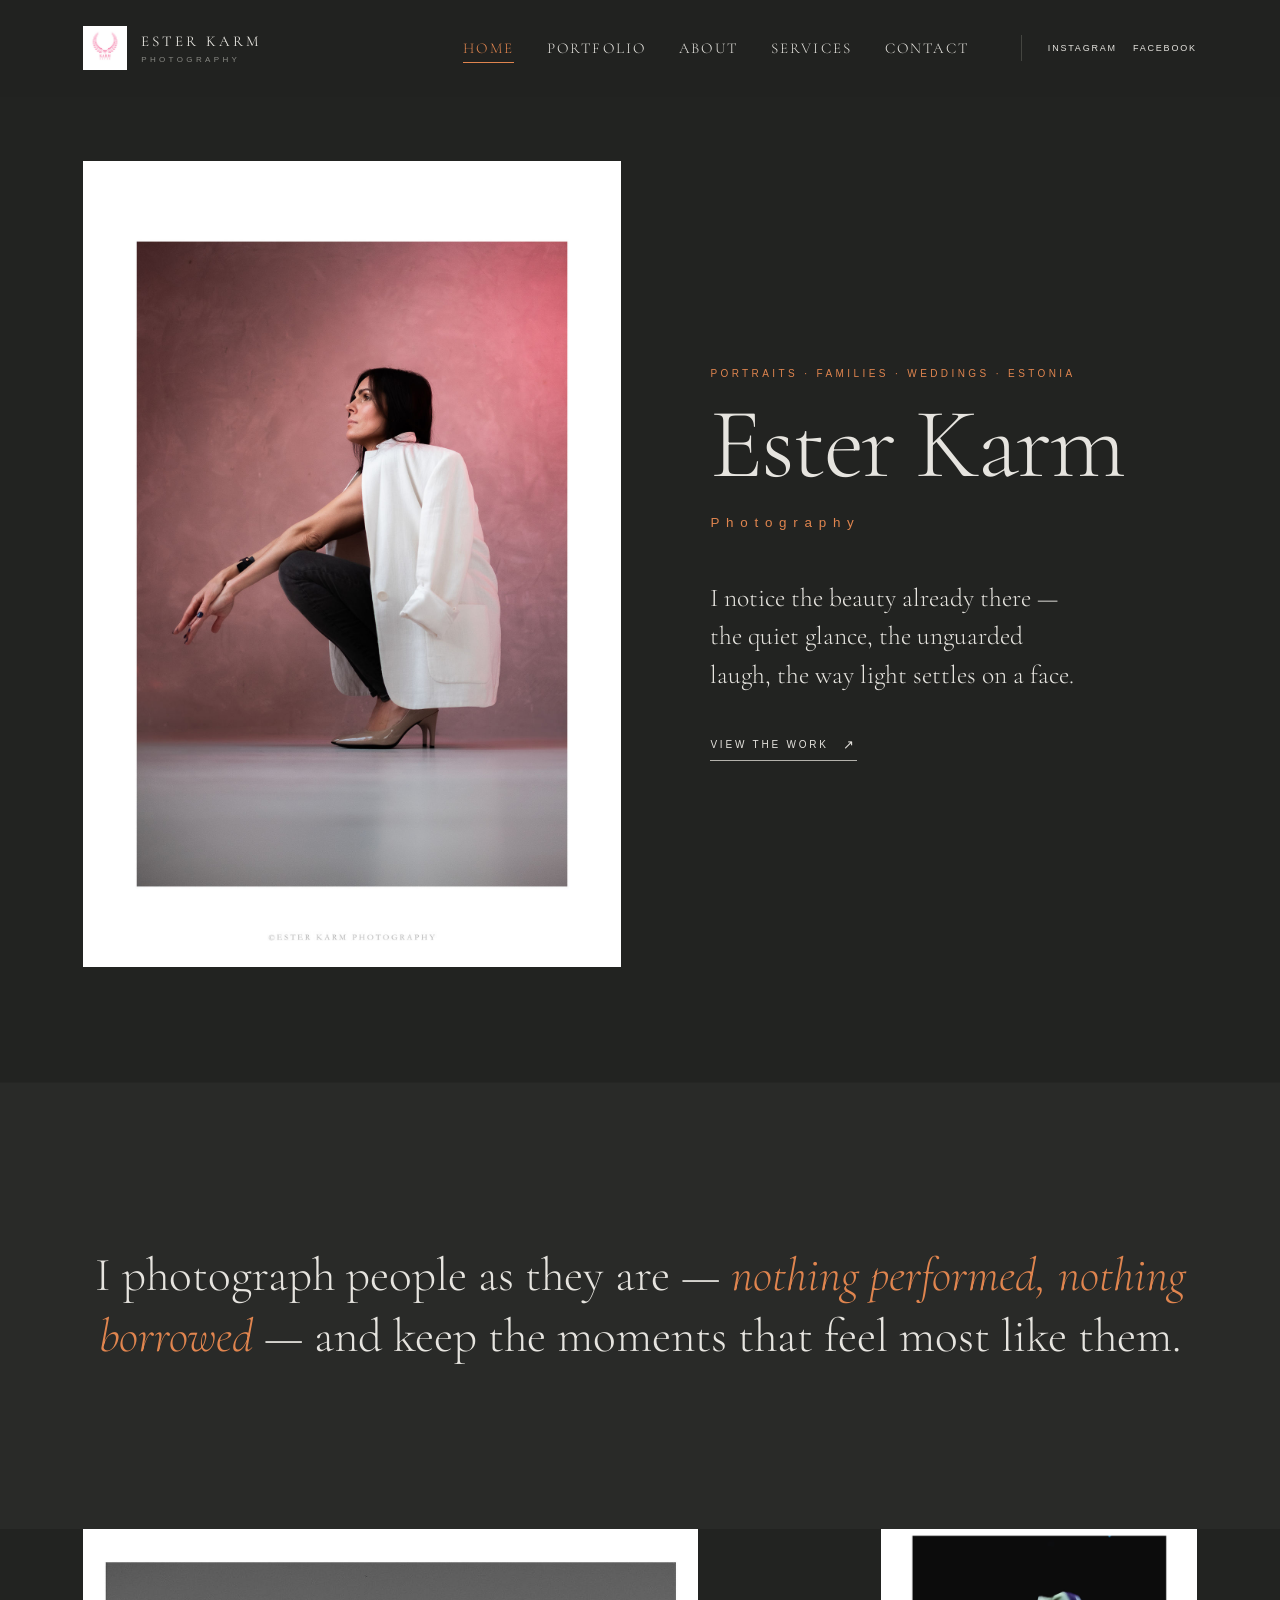
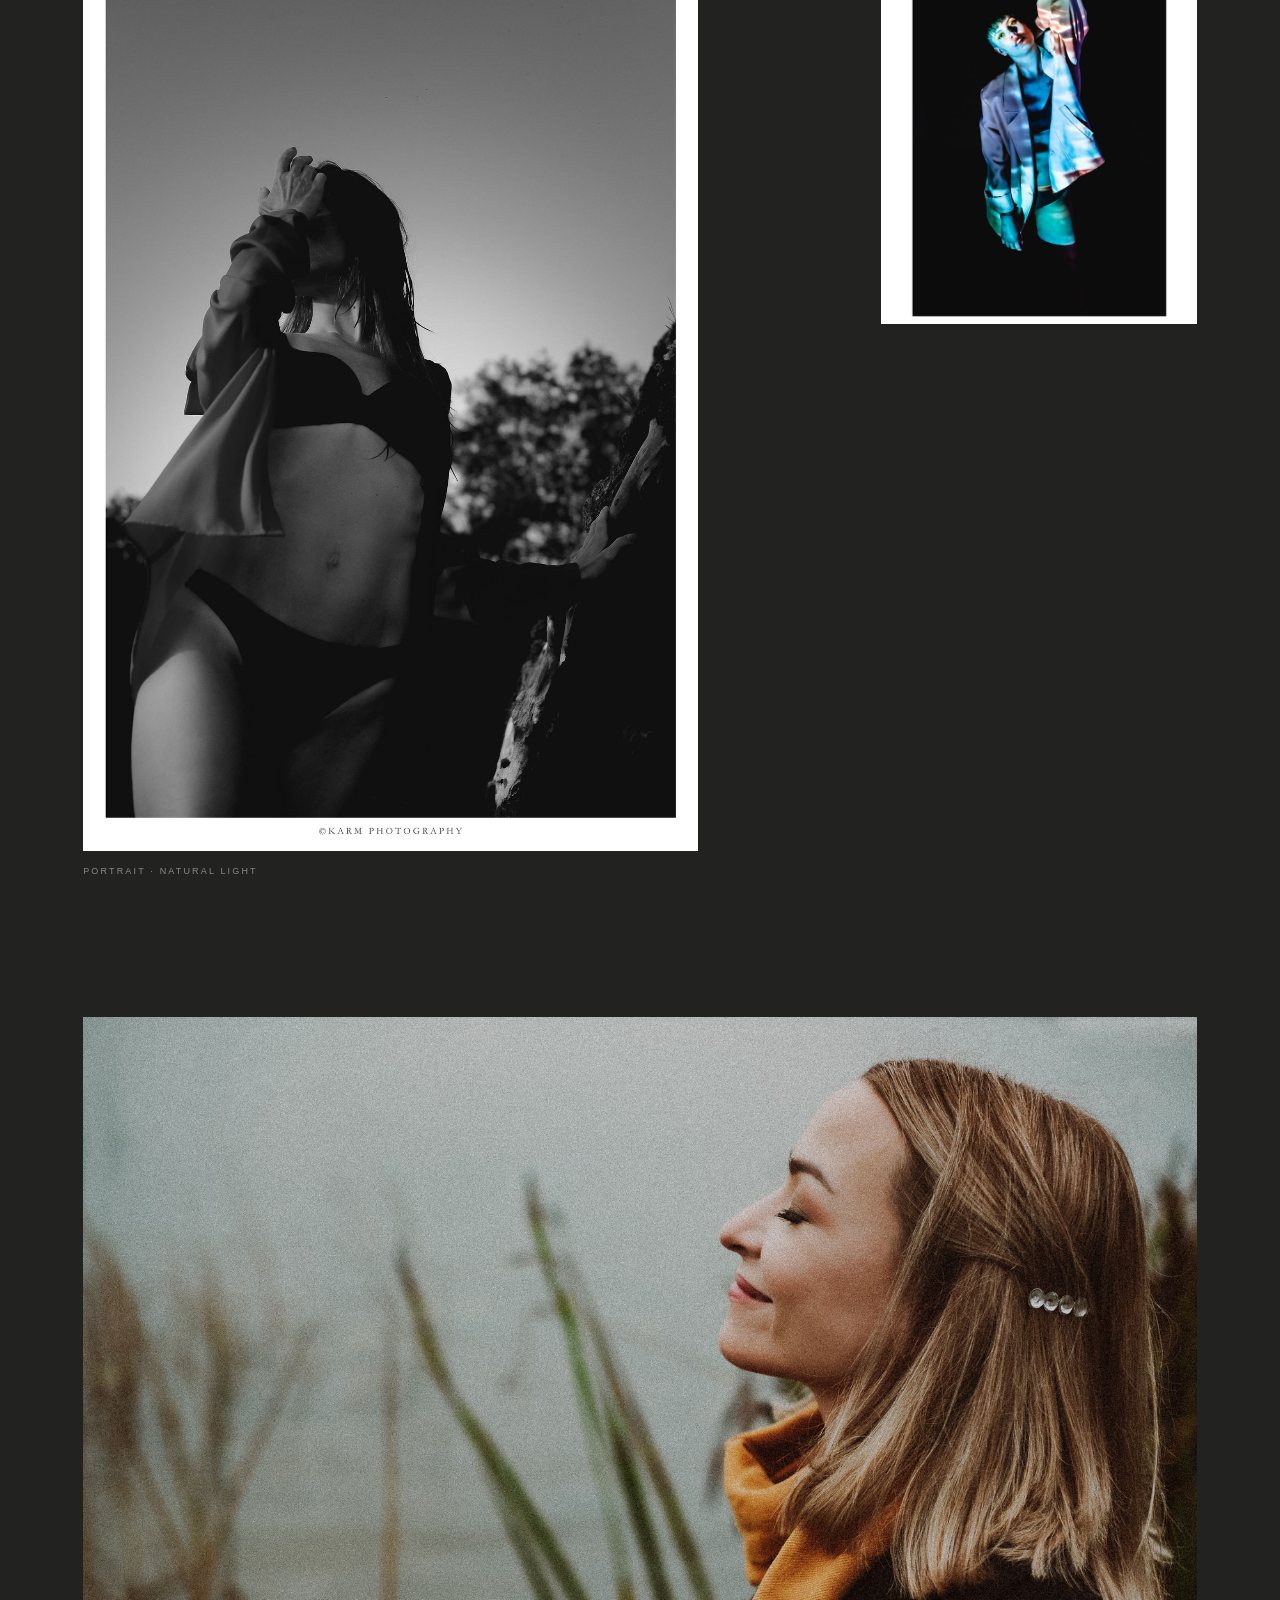
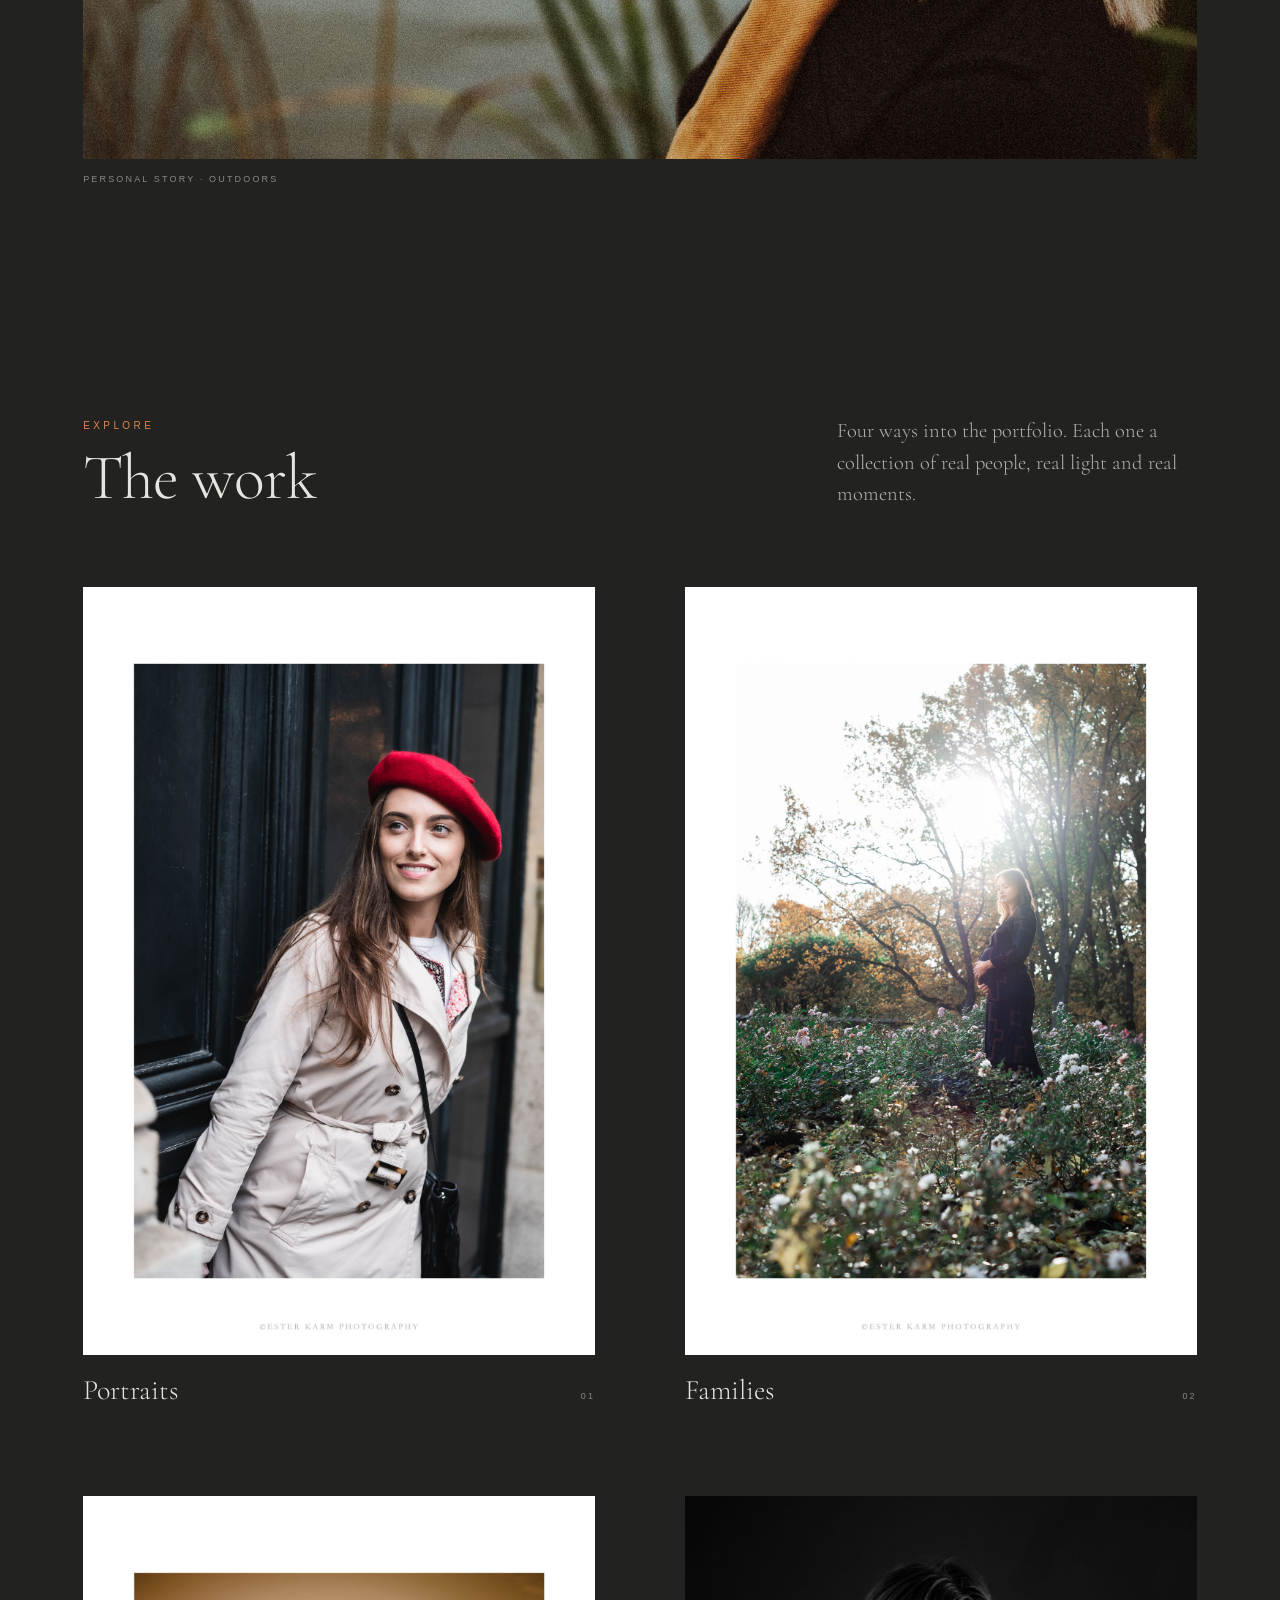
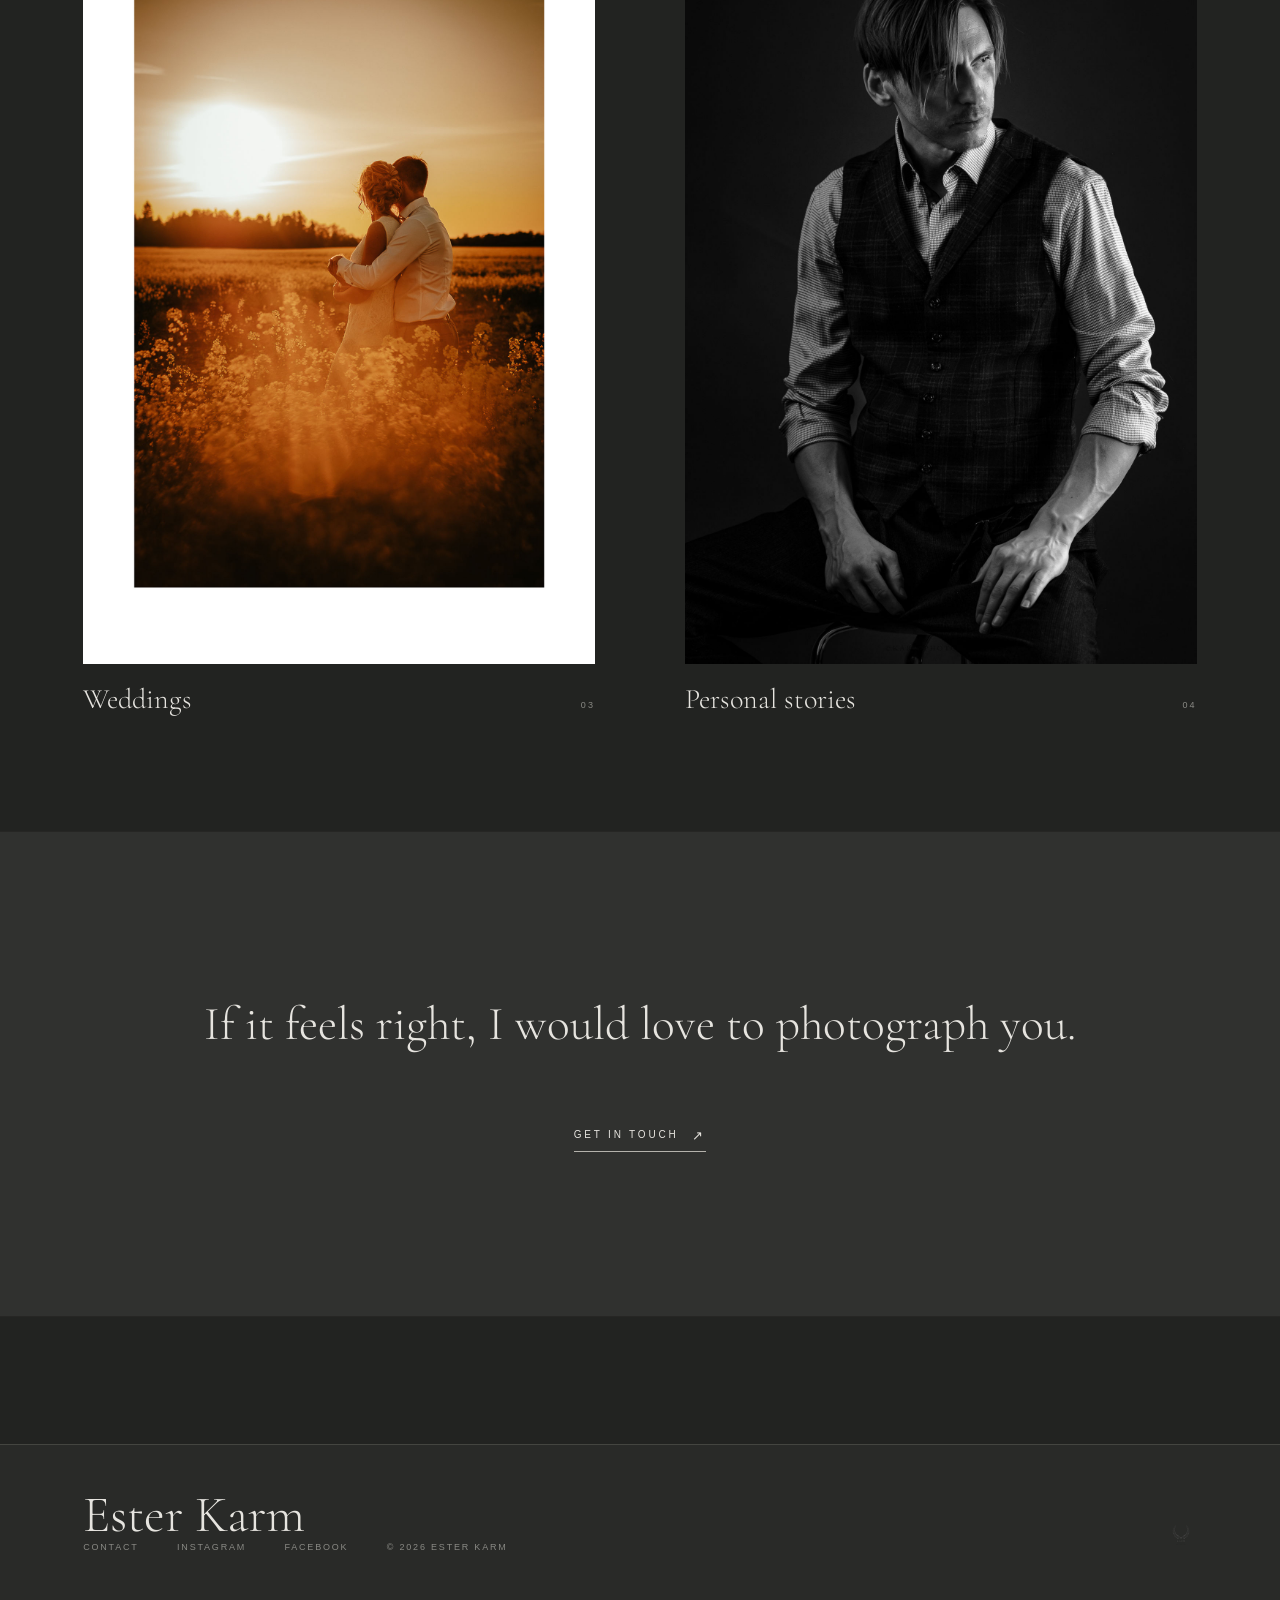
<file: index.html>
<!doctype html>
<html lang="en">
<head>
  <meta charset="utf-8">
  <meta name="viewport" content="width=device-width, initial-scale=1">
  <script>document.documentElement.classList.add('js');</script>
  <title>Ester Karm Photography — Portraits, Families &amp; Weddings in Estonia</title>
  <meta name="description" content="Natural, honest photography of people, families and real moments. Portraits, weddings and personal stories by Ester Karm in Estonia.">
  <meta property="og:type" content="website">
  <meta property="og:title" content="Ester Karm Photography">
  <meta property="og:description" content="Natural, honest photography of people, families and real moments.">
  <meta property="og:image" content="assets/images/hero.jpg">
  <meta name="theme-color" content="#ffffff">
  <link rel="icon" href="assets/images/logo-small.png">
  <link rel="preconnect" href="https://fonts.googleapis.com">
  <link rel="preconnect" href="https://fonts.gstatic.com" crossorigin>
  <link href="https://fonts.googleapis.com/css2?family=Cormorant+Garamond:ital,wght@0,300;0,400;1,300;1,400&amp;display=swap" rel="stylesheet">
  <link rel="stylesheet" href="assets/css/style.css">
  <script src="assets/js/main.js" defer></script>
</head>
<body>
  <a class="skip-link" href="#main">Skip to content</a>

  <header class="site-header">
    <div class="container header-inner">
      <a class="brand" href="index.html" aria-label="Ester Karm Photography, home">
        <img class="brand__mark" src="assets/images/logo.png" alt="">
        <span class="brand__text">Ester Karm<span>Photography</span></span>
      </a>

      <button class="nav-toggle" type="button" aria-label="Open menu" aria-expanded="false" aria-controls="site-navigation">
        <span></span><span></span><span></span>
      </button>

      <nav class="nav" id="site-navigation" aria-label="Main navigation">
        <a href="index.html" aria-current="page">Home</a>
        <a href="portfolio.html">Portfolio</a>
        <a href="about.html">About</a>
        <a href="services.html">Services</a>
        <a href="contact.html">Contact</a>
        <span class="nav__social">
          <a href="https://www.instagram.com/karmphotography_/" target="_blank" rel="noopener noreferrer">Instagram</a>
          <a href="https://www.facebook.com/esterkarmphotography" target="_blank" rel="noopener noreferrer">Facebook</a>
        </span>
      </nav>
    </div>
  </header>

  <main id="main">
    <section class="hero container" aria-labelledby="home-title">
      <div class="hero__grid">
        <figure class="hero__figure reveal">
          <img src="assets/images/hero.jpg" alt="Portrait photograph from Ester Karm's portfolio" width="1400" height="2100" fetchpriority="high">
        </figure>
        <div class="hero__content reveal">
          <span class="eyebrow">Portraits · Families · Weddings · Estonia</span>
          <h1 id="home-title">Ester Karm <span>Photography</span></h1>
          <p class="hero__intro">I notice the beauty already there — the quiet glance, the unguarded laugh, the way light settles on a face.</p>
          <a class="text-link" href="portfolio.html">View the work</a>
        </div>
      </div>
    </section>

    <section class="section container tone-alt" aria-label="Photographic approach">
      <p class="statement reveal">I photograph people as they are — <em>nothing performed, nothing borrowed</em> — and keep the moments that feel most like them.</p>
    </section>

    <section class="section section--tight container" aria-label="Featured photographs">
      <div class="pair">
        <figure class="pair__a reveal">
          <img src="assets/images/portrait-05.jpg" alt="Portrait in natural light" width="1400" height="1815" loading="lazy">
          <figcaption class="figure-caption">Portrait · natural light</figcaption>
        </figure>
        <figure class="pair__b reveal">
          <img src="assets/images/personal-02.jpg" alt="Personal story photograph" width="1400" height="1818" loading="lazy">
        </figure>
      </div>
      <figure class="wide-figure reveal">
        <img src="assets/images/personal-01.jpg" alt="Quiet moment from a personal story session" width="1600" height="1067" loading="lazy">
        <figcaption class="figure-caption">Personal story · outdoors</figcaption>
      </figure>
    </section>

    <section class="section container" aria-labelledby="explore-title">
      <div class="section-head reveal">
        <div>
          <span class="eyebrow">Explore</span>
          <h2 class="section-title" id="explore-title">The work</h2>
        </div>
        <p class="section-note">Four ways into the portfolio. Each one a collection of real people, real light and real moments.</p>
      </div>

      <div class="category-list">
        <a class="category reveal" href="portfolio.html#portraits">
          <img src="assets/images/portrait-03.jpg" alt="Portrait from the portfolio" width="1400" height="2100" loading="lazy">
          <span class="category__label">Portraits <span>01</span></span>
        </a>
        <a class="category reveal" href="portfolio.html#families">
          <img src="assets/images/family-01.jpg" alt="Family photograph from the portfolio" width="1400" height="2100" loading="lazy">
          <span class="category__label">Families <span>02</span></span>
        </a>
        <a class="category reveal" href="portfolio.html#weddings">
          <img src="assets/images/wedding-01.jpg" alt="Wedding photograph from the portfolio" width="1400" height="2100" loading="lazy">
          <span class="category__label">Weddings <span>03</span></span>
        </a>
        <a class="category reveal" href="portfolio.html#personal-stories">
          <img src="assets/images/personal-05.jpg" alt="Personal story photograph from the portfolio" width="1400" height="2100" loading="lazy">
          <span class="category__label">Personal stories <span>04</span></span>
        </a>
      </div>
    </section>

    <section class="section container tone-raised" aria-label="Contact invitation">
      <p class="statement reveal">If it feels right, I would love to photograph you.
        <span class="statement-link"><a class="text-link" href="contact.html">Get in touch</a></span>
      </p>
    </section>
  </main>

  <footer class="site-footer">
    <div class="container footer-inner">
      <div>
        <div class="footer-brand">Ester Karm</div>
        <div class="footer-meta">
          <a href="contact.html">Contact</a>
          <a href="https://www.instagram.com/karmphotography_/" target="_blank" rel="noopener noreferrer">Instagram</a>
          <a href="https://www.facebook.com/esterkarmphotography" target="_blank" rel="noopener noreferrer">Facebook</a>
          <span>© 2026 Ester Karm</span>
        </div>
      </div>
      <img class="footer-mark" src="assets/images/logo-small.png" alt="">
    </div>
  </footer>
</body>
</html>
</file>
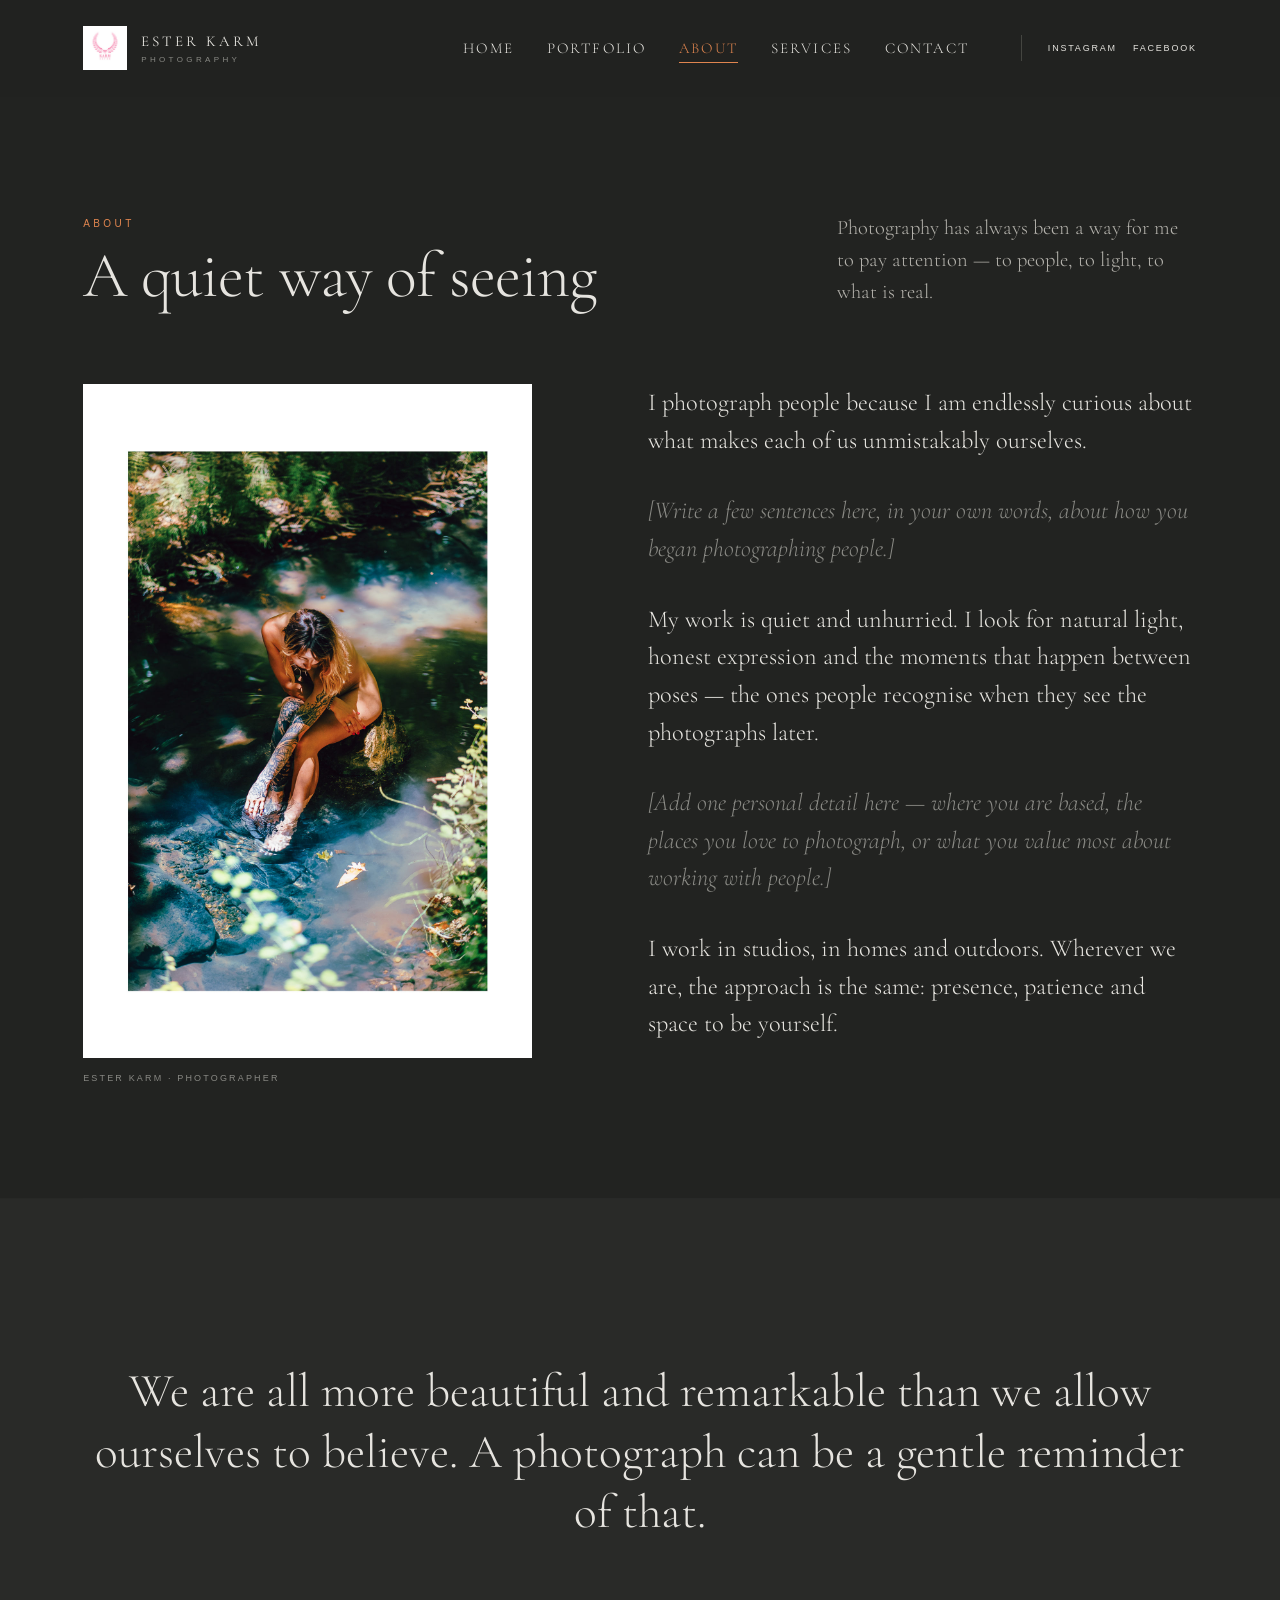
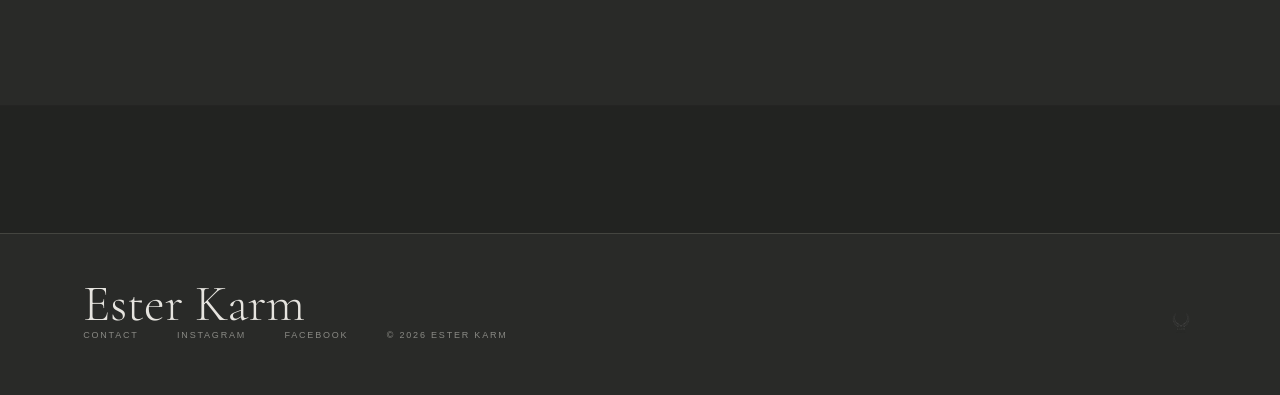
<file: about.html>
<!doctype html>
<html lang="en">
<head>
  <meta charset="utf-8">
  <meta name="viewport" content="width=device-width, initial-scale=1">
  <script>document.documentElement.classList.add('js');</script>
  <title>About — Ester Karm Photography</title>
  <meta name="description" content="About Ester Karm — a photographer drawn to authenticity, presence and the beauty of what is real.">
  <meta property="og:type" content="website">
  <meta property="og:title" content="About — Ester Karm Photography">
  <meta property="og:description" content="About Ester Karm — a photographer drawn to authenticity, presence and the beauty of what is real.">
  <meta property="og:image" content="assets/images/studio-01.jpg">
  <meta name="theme-color" content="#ffffff">
  <link rel="icon" href="assets/images/logo-small.png">
  <link rel="preconnect" href="https://fonts.googleapis.com">
  <link rel="preconnect" href="https://fonts.gstatic.com" crossorigin>
  <link href="https://fonts.googleapis.com/css2?family=Cormorant+Garamond:ital,wght@0,300;0,400;1,300;1,400&amp;display=swap" rel="stylesheet">
  <link rel="stylesheet" href="assets/css/style.css">
  <script src="assets/js/main.js" defer></script>
</head>
<body>
  <a class="skip-link" href="#main">Skip to content</a>

  <header class="site-header">
    <div class="container header-inner">
      <a class="brand" href="index.html" aria-label="Ester Karm Photography, home">
        <img class="brand__mark" src="assets/images/logo.png" alt="">
        <span class="brand__text">Ester Karm<span>Photography</span></span>
      </a>

      <button class="nav-toggle" type="button" aria-label="Open menu" aria-expanded="false" aria-controls="site-navigation">
        <span></span><span></span><span></span>
      </button>

      <nav class="nav" id="site-navigation" aria-label="Main navigation">
        <a href="index.html">Home</a>
        <a href="portfolio.html">Portfolio</a>
        <a href="about.html" aria-current="page">About</a>
        <a href="services.html">Services</a>
        <a href="contact.html">Contact</a>
        <span class="nav__social">
          <a href="https://www.instagram.com/karmphotography_/" target="_blank" rel="noopener noreferrer">Instagram</a>
          <a href="https://www.facebook.com/esterkarmphotography" target="_blank" rel="noopener noreferrer">Facebook</a>
        </span>
      </nav>
    </div>
  </header>

  <main id="main">
    <section class="section container" aria-labelledby="about-title">
      <div class="section-head reveal">
        <div>
          <span class="eyebrow">About</span>
          <h1 class="section-title" id="about-title">A quiet way of seeing</h1>
        </div>
        <p class="section-note">Photography has always been a way for me to pay attention — to people, to light, to what is real.</p>
      </div>

      <div class="about-grid">
        <figure class="reveal">
          <img src="assets/images/studio-01.jpg" alt="Portrait from Ester Karm's portfolio" width="1400" height="2100">
          <figcaption class="figure-caption">Ester Karm · photographer</figcaption>
        </figure>

        <div class="about-copy reveal">
          <p>I photograph people because I am endlessly curious about what makes each of us unmistakably ourselves.</p>
          <p class="placeholder">[Write a few sentences here, in your own words, about how you began photographing people.]</p>
          <p>My work is quiet and unhurried. I look for natural light, honest expression and the moments that happen between poses — the ones people recognise when they see the photographs later.</p>
          <p class="placeholder">[Add one personal detail here — where you are based, the places you love to photograph, or what you value most about working with people.]</p>
          <p>I work in studios, in homes and outdoors. Wherever we are, the approach is the same: presence, patience and space to be yourself.</p>
        </div>
      </div>
    </section>

    <section class="section container tone-alt" aria-label="Approach">
      <p class="statement reveal">We are all more beautiful and remarkable than we allow ourselves to believe. A photograph can be a gentle reminder of that.</p>
    </section>
  </main>

  <footer class="site-footer">
    <div class="container footer-inner">
      <div>
        <div class="footer-brand">Ester Karm</div>
        <div class="footer-meta">
          <a href="contact.html">Contact</a>
          <a href="https://www.instagram.com/karmphotography_/" target="_blank" rel="noopener noreferrer">Instagram</a>
          <a href="https://www.facebook.com/esterkarmphotography" target="_blank" rel="noopener noreferrer">Facebook</a>
          <span>© 2026 Ester Karm</span>
        </div>
      </div>
      <img class="footer-mark" src="assets/images/logo-small.png" alt="">
    </div>
  </footer>
</body>
</html>
</file>
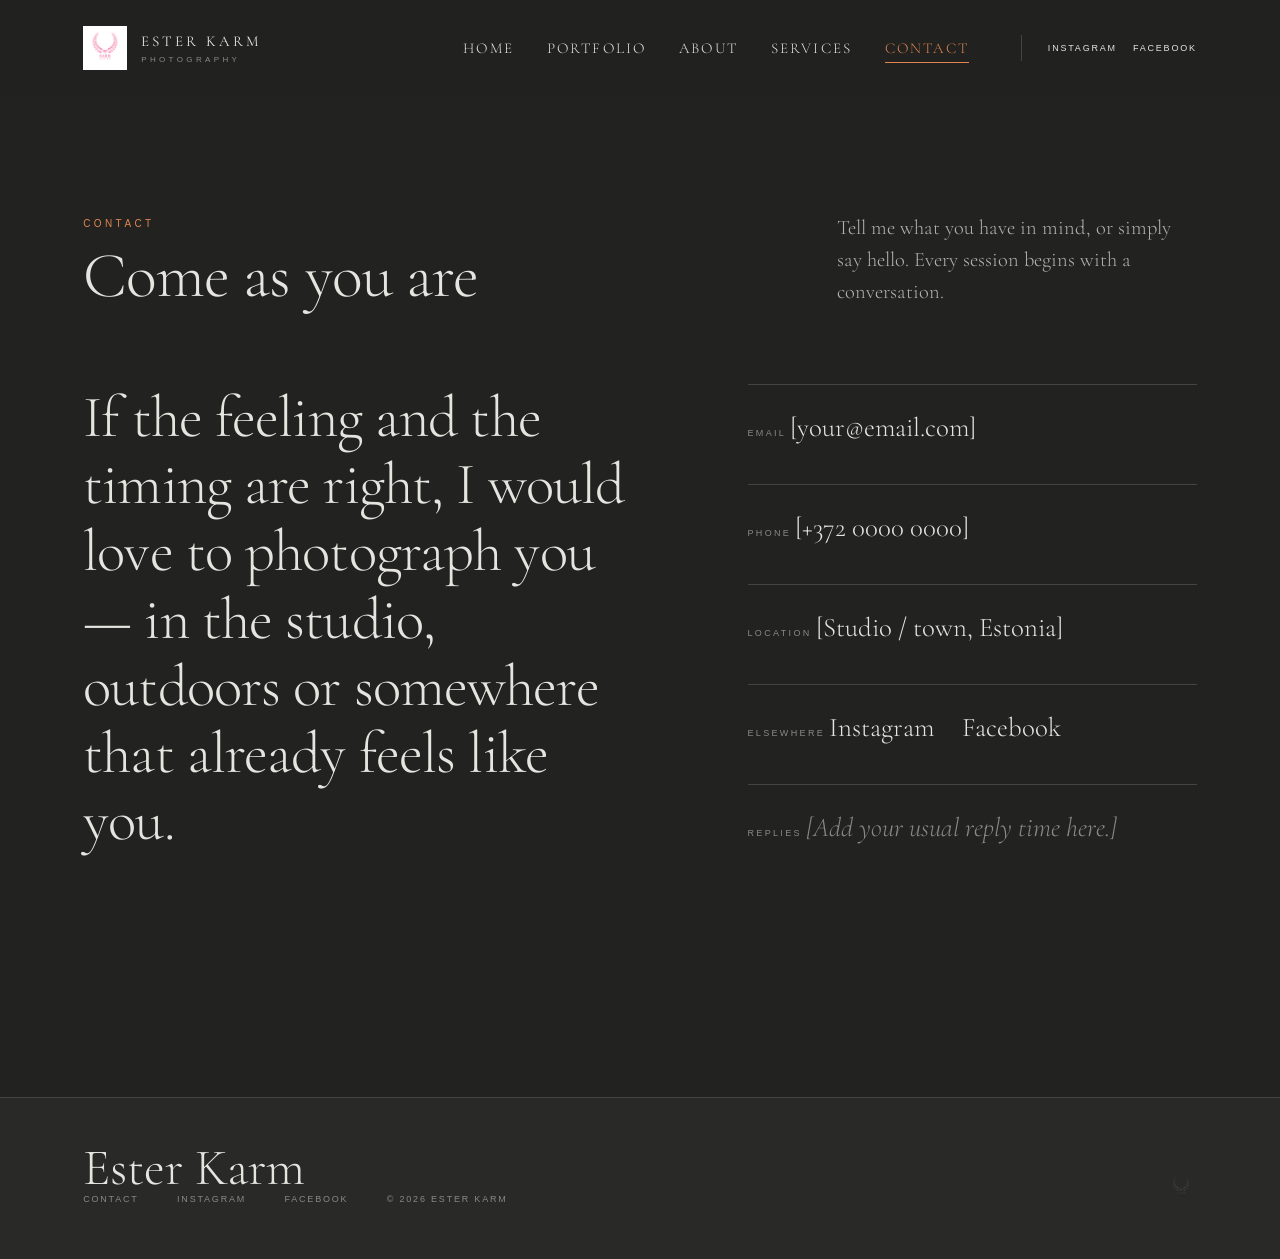
<file: contact.html>
<!doctype html>
<html lang="en">
<head>
  <meta charset="utf-8">
  <meta name="viewport" content="width=device-width, initial-scale=1">
  <script>document.documentElement.classList.add('js');</script>
  <title>Contact — Ester Karm Photography</title>
  <meta name="description" content="Get in touch with Ester Karm Photography about portraits, families, weddings and personal stories in Estonia.">
  <meta property="og:type" content="website">
  <meta property="og:title" content="Contact — Ester Karm Photography">
  <meta property="og:description" content="Get in touch about portraits, families, weddings and personal stories.">
  <meta property="og:image" content="assets/images/hero-02.jpg">
  <meta name="theme-color" content="#ffffff">
  <link rel="icon" href="assets/images/logo-small.png">
  <link rel="preconnect" href="https://fonts.googleapis.com">
  <link rel="preconnect" href="https://fonts.gstatic.com" crossorigin>
  <link href="https://fonts.googleapis.com/css2?family=Cormorant+Garamond:ital,wght@0,300;0,400;1,300;1,400&amp;display=swap" rel="stylesheet">
  <link rel="stylesheet" href="assets/css/style.css">
  <script src="assets/js/main.js" defer></script>
</head>
<body>
  <a class="skip-link" href="#main">Skip to content</a>

  <header class="site-header">
    <div class="container header-inner">
      <a class="brand" href="index.html" aria-label="Ester Karm Photography, home">
        <img class="brand__mark" src="assets/images/logo.png" alt="">
        <span class="brand__text">Ester Karm<span>Photography</span></span>
      </a>

      <button class="nav-toggle" type="button" aria-label="Open menu" aria-expanded="false" aria-controls="site-navigation">
        <span></span><span></span><span></span>
      </button>

      <nav class="nav" id="site-navigation" aria-label="Main navigation">
        <a href="index.html">Home</a>
        <a href="portfolio.html">Portfolio</a>
        <a href="about.html">About</a>
        <a href="services.html">Services</a>
        <a href="contact.html" aria-current="page">Contact</a>
        <span class="nav__social">
          <a href="https://www.instagram.com/karmphotography_/" target="_blank" rel="noopener noreferrer">Instagram</a>
          <a href="https://www.facebook.com/esterkarmphotography" target="_blank" rel="noopener noreferrer">Facebook</a>
        </span>
      </nav>
    </div>
  </header>

  <main id="main">
    <section class="section container" aria-labelledby="contact-title">
      <div class="section-head reveal">
        <div>
          <span class="eyebrow">Contact</span>
          <h1 class="section-title" id="contact-title">Come as you are</h1>
        </div>
        <p class="section-note">Tell me what you have in mind, or simply say hello. Every session begins with a conversation.</p>
      </div>

      <div class="contact-grid">
        <p class="contact-lead reveal">If the feeling and the timing are right, I would love to photograph you — in the studio, outdoors or somewhere that already feels like you.</p>

        <div class="contact-details reveal">
          <div class="detail">
            <span class="detail__label">Email</span>
            <a class="detail__value" href="mailto:[your@email.com]">[your@email.com]</a>
          </div>

          <div class="detail">
            <span class="detail__label">Phone</span>
            <a class="detail__value" href="tel:[+37200000000]">[+372 0000 0000]</a>
          </div>

          <div class="detail">
            <span class="detail__label">Location</span>
            <span class="detail__value">[Studio / town, Estonia]</span>
          </div>

          <div class="detail">
            <span class="detail__label">Elsewhere</span>
            <a class="detail__value" href="https://www.instagram.com/karmphotography_/" target="_blank" rel="noopener noreferrer">Instagram</a>
            <a class="detail__value" href="https://www.facebook.com/esterkarmphotography" target="_blank" rel="noopener noreferrer">Facebook</a>
          </div>

          <div class="detail">
            <span class="detail__label">Replies</span>
            <span class="detail__value placeholder">[Add your usual reply time here.]</span>
          </div>
        </div>
      </div>
    </section>
  </main>

  <footer class="site-footer">
    <div class="container footer-inner">
      <div>
        <div class="footer-brand">Ester Karm</div>
        <div class="footer-meta">
          <a href="contact.html">Contact</a>
          <a href="https://www.instagram.com/karmphotography_/" target="_blank" rel="noopener noreferrer">Instagram</a>
          <a href="https://www.facebook.com/esterkarmphotography" target="_blank" rel="noopener noreferrer">Facebook</a>
          <span>© 2026 Ester Karm</span>
        </div>
      </div>
      <img class="footer-mark" src="assets/images/logo-small.png" alt="">
    </div>
  </footer>
</body>
</html>
</file>
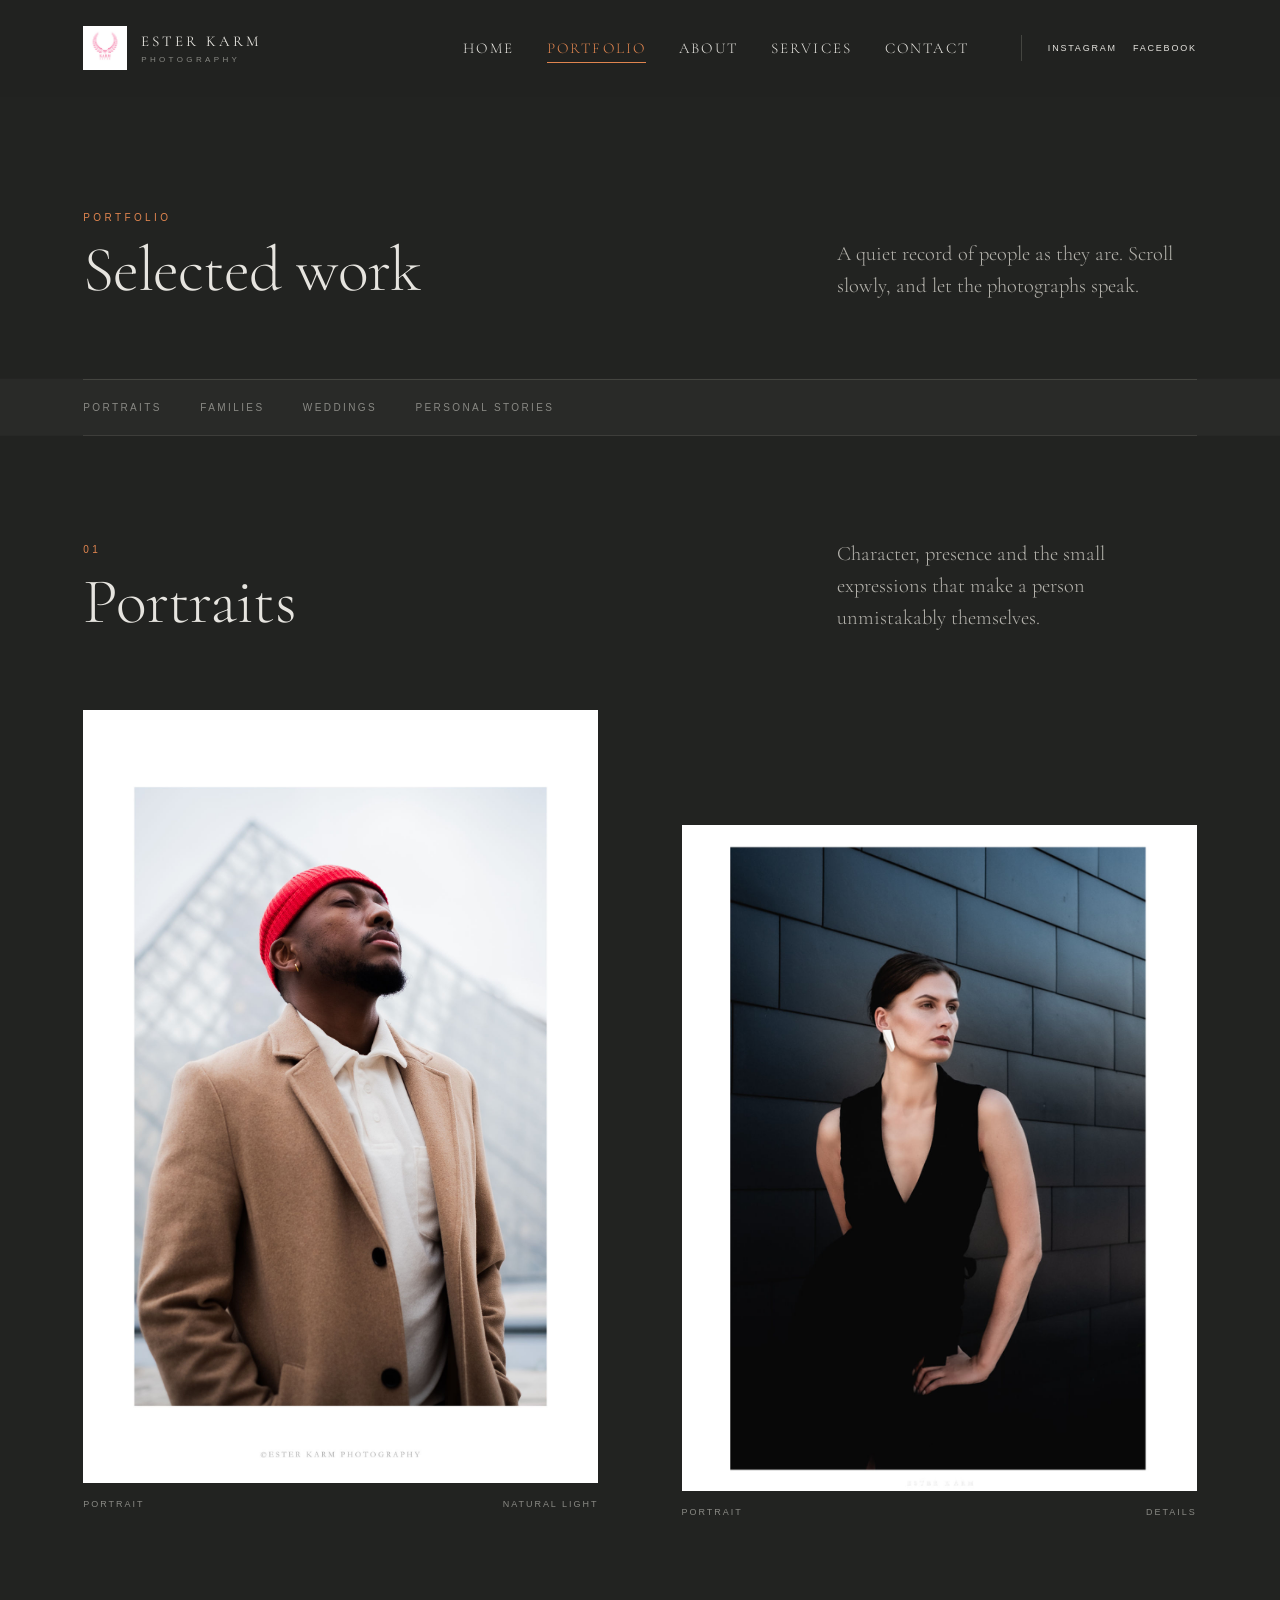
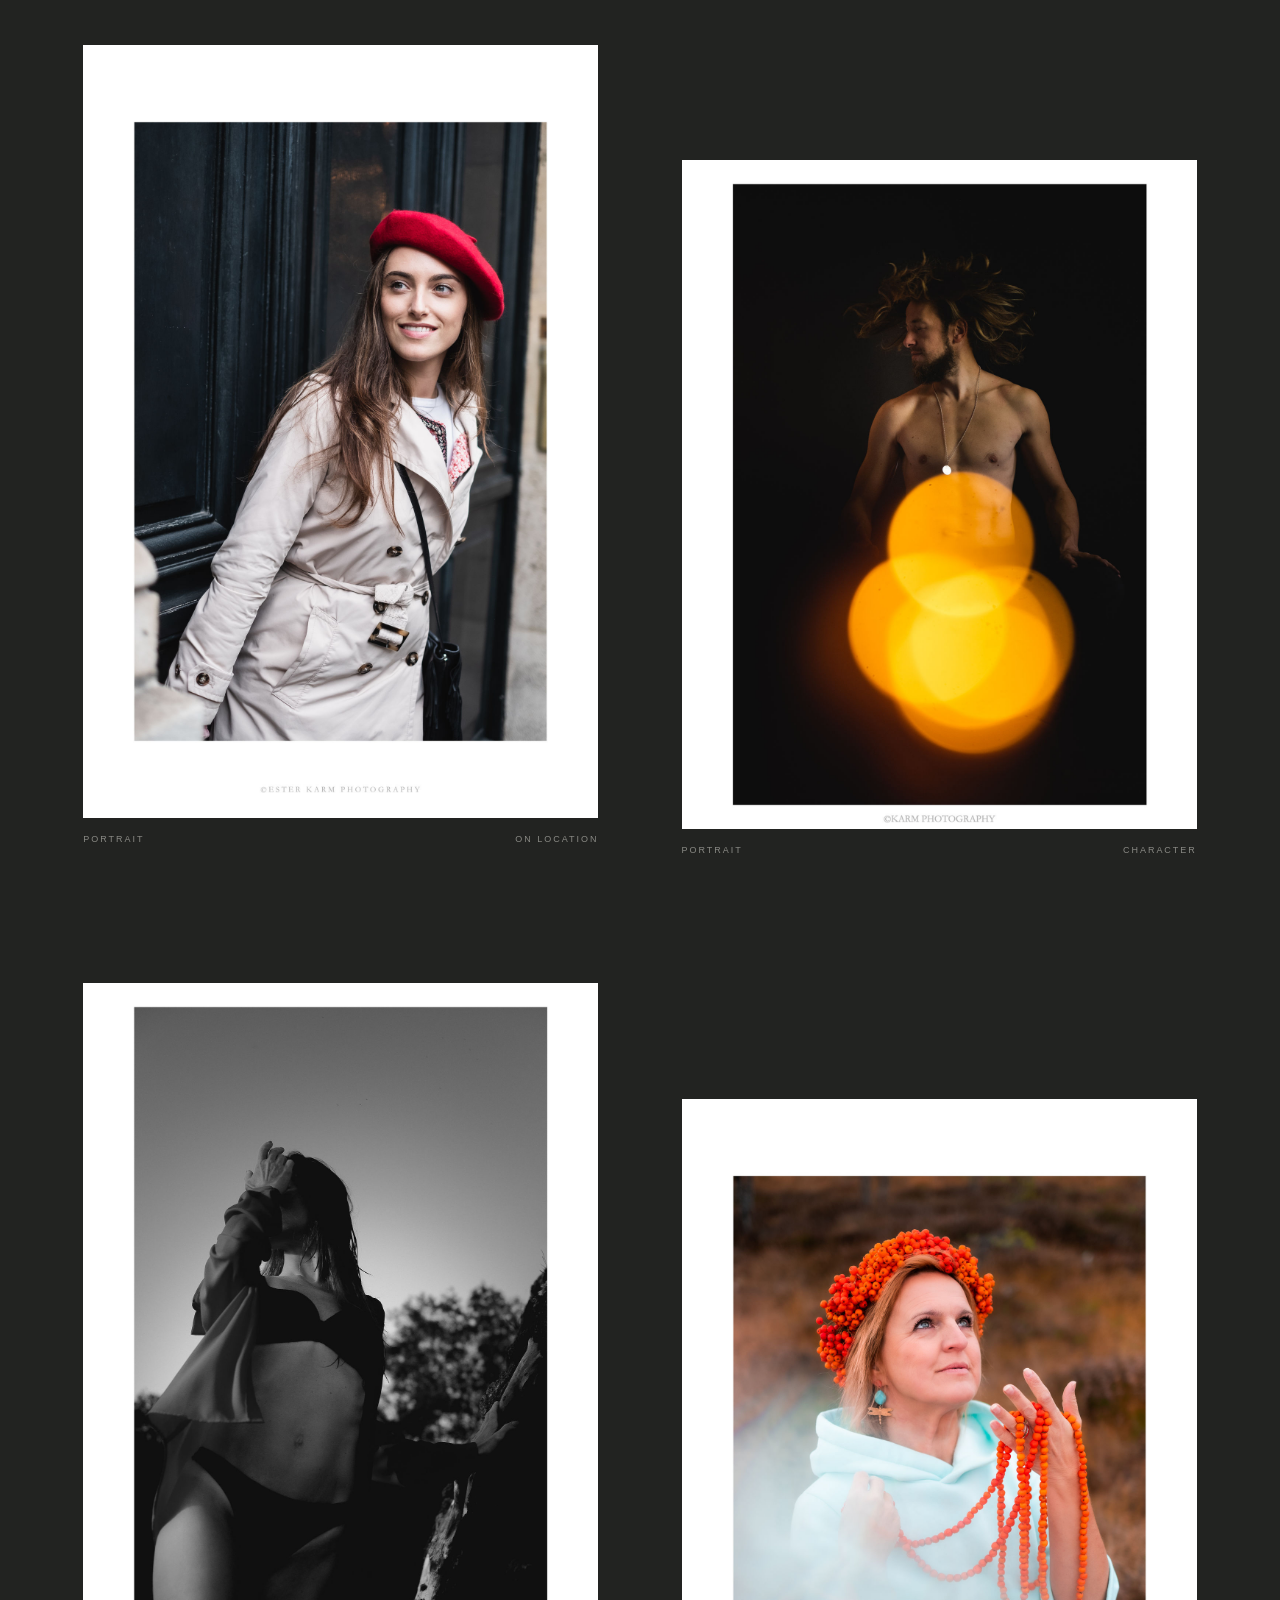
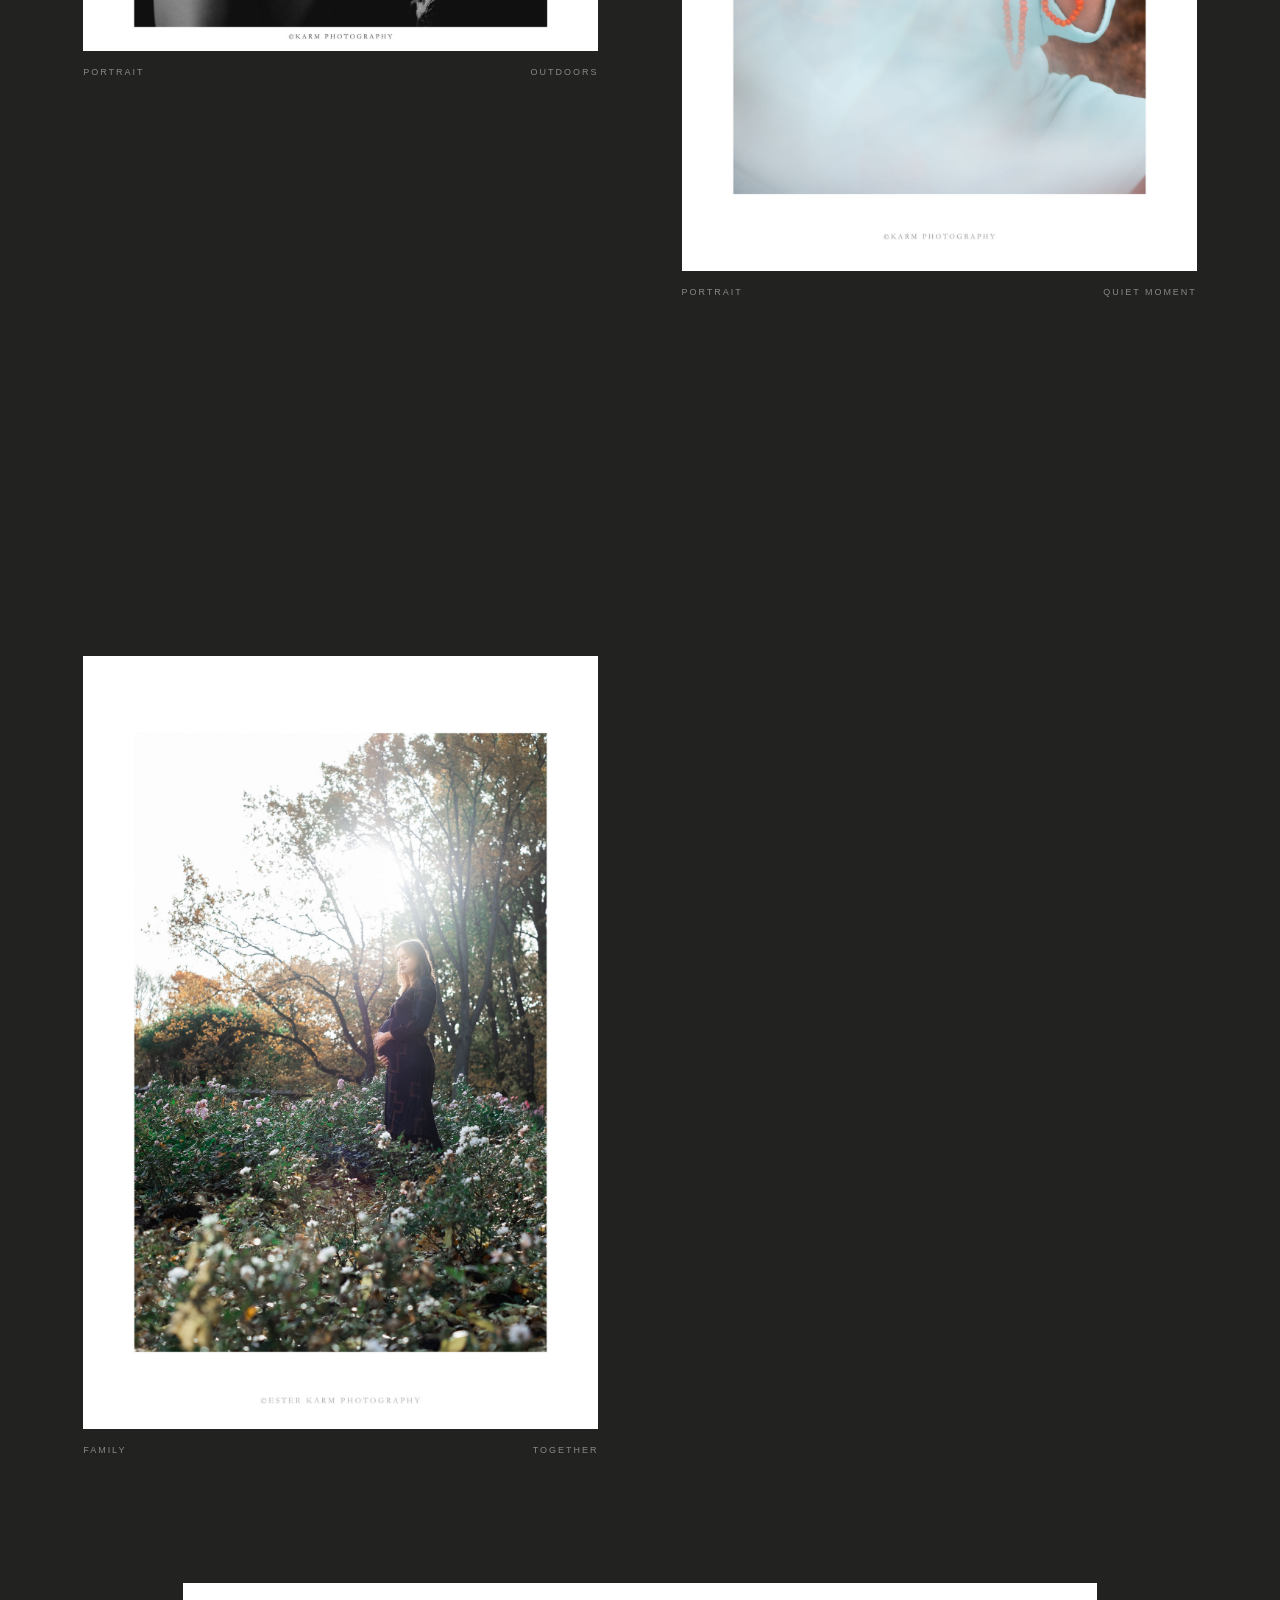
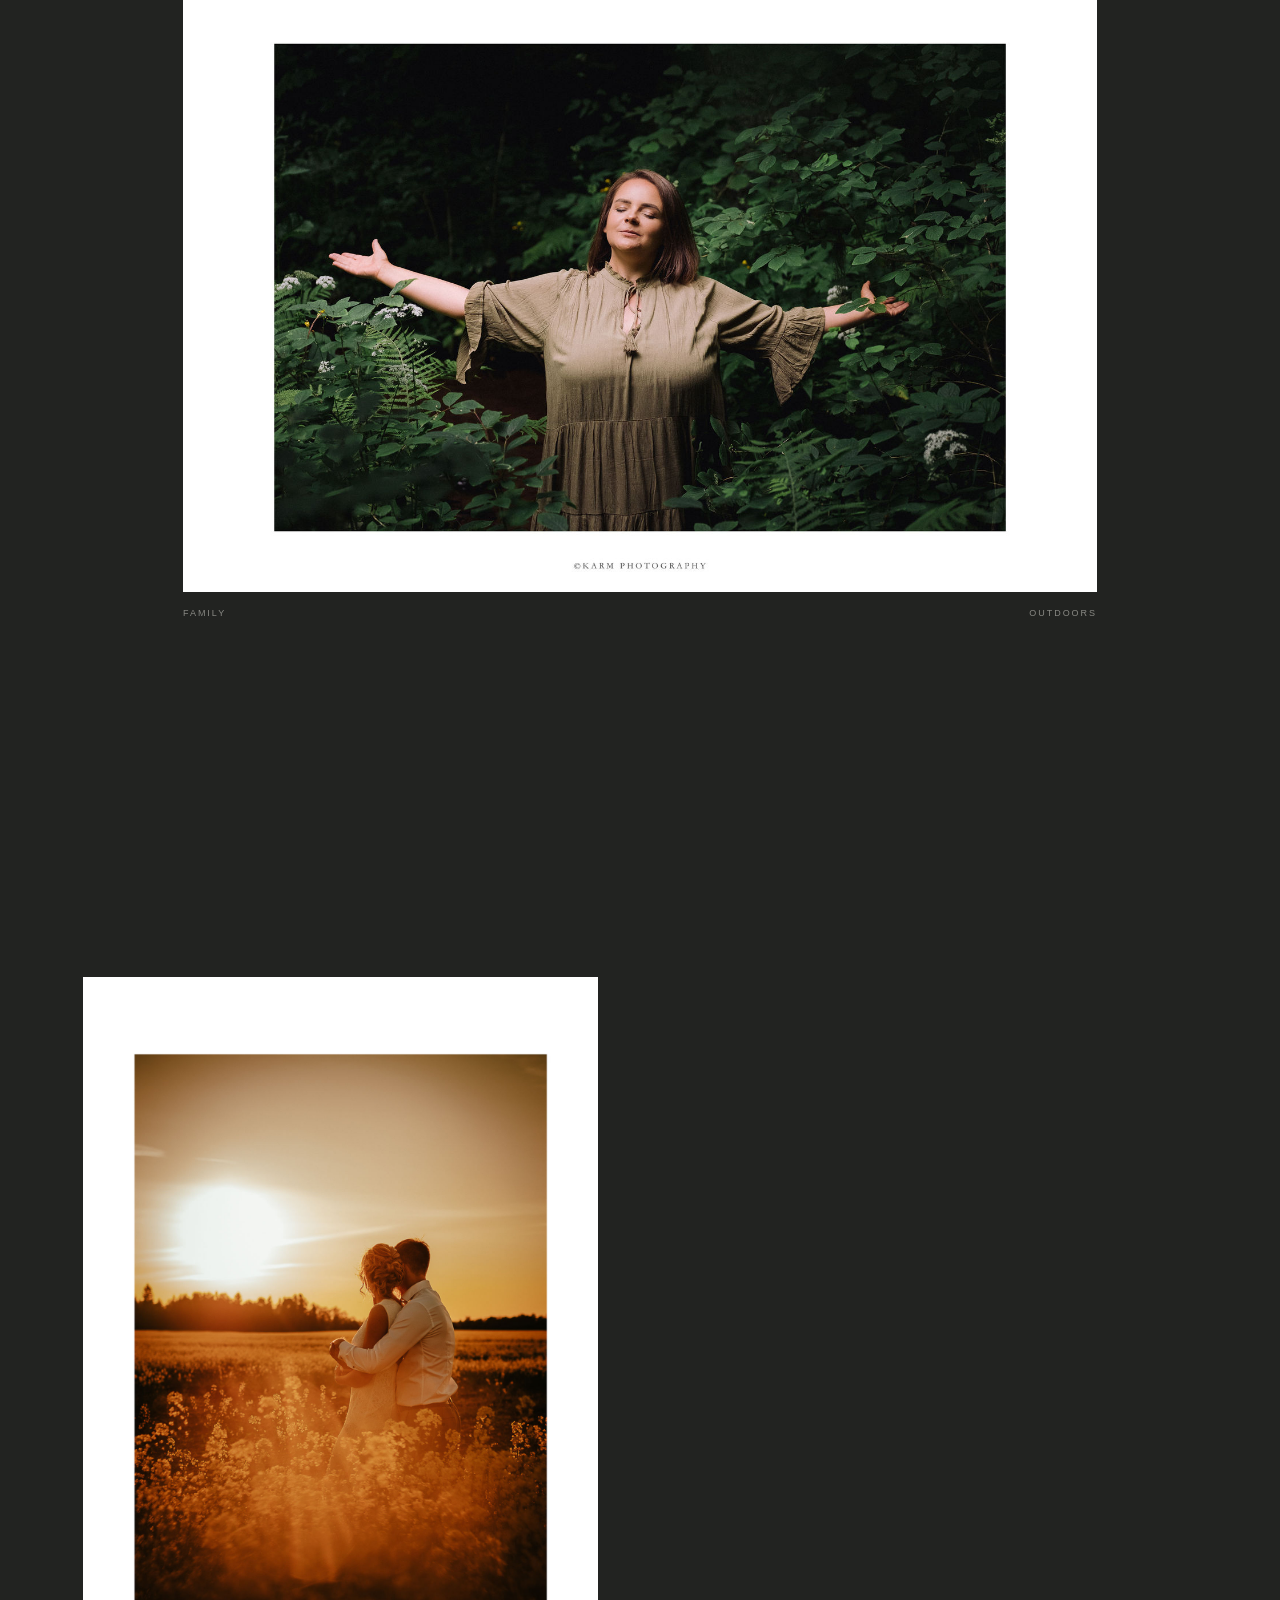
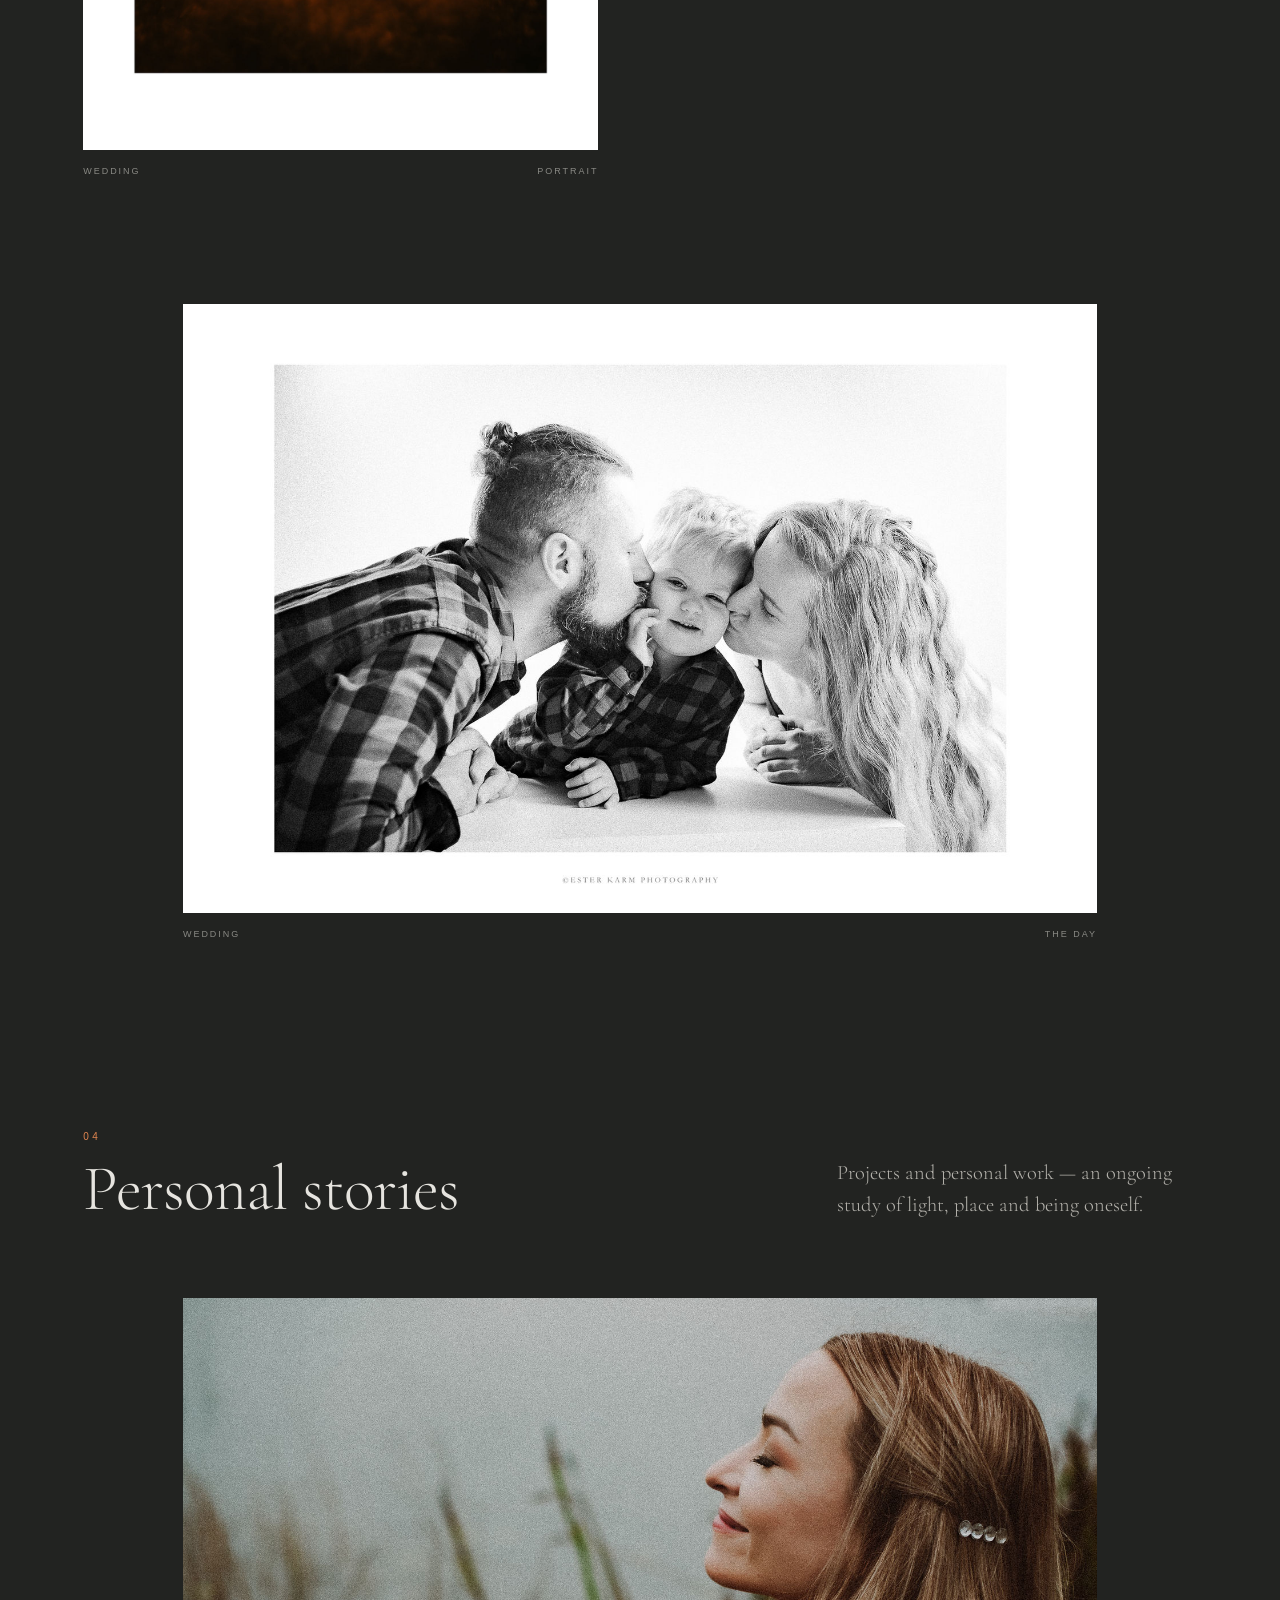
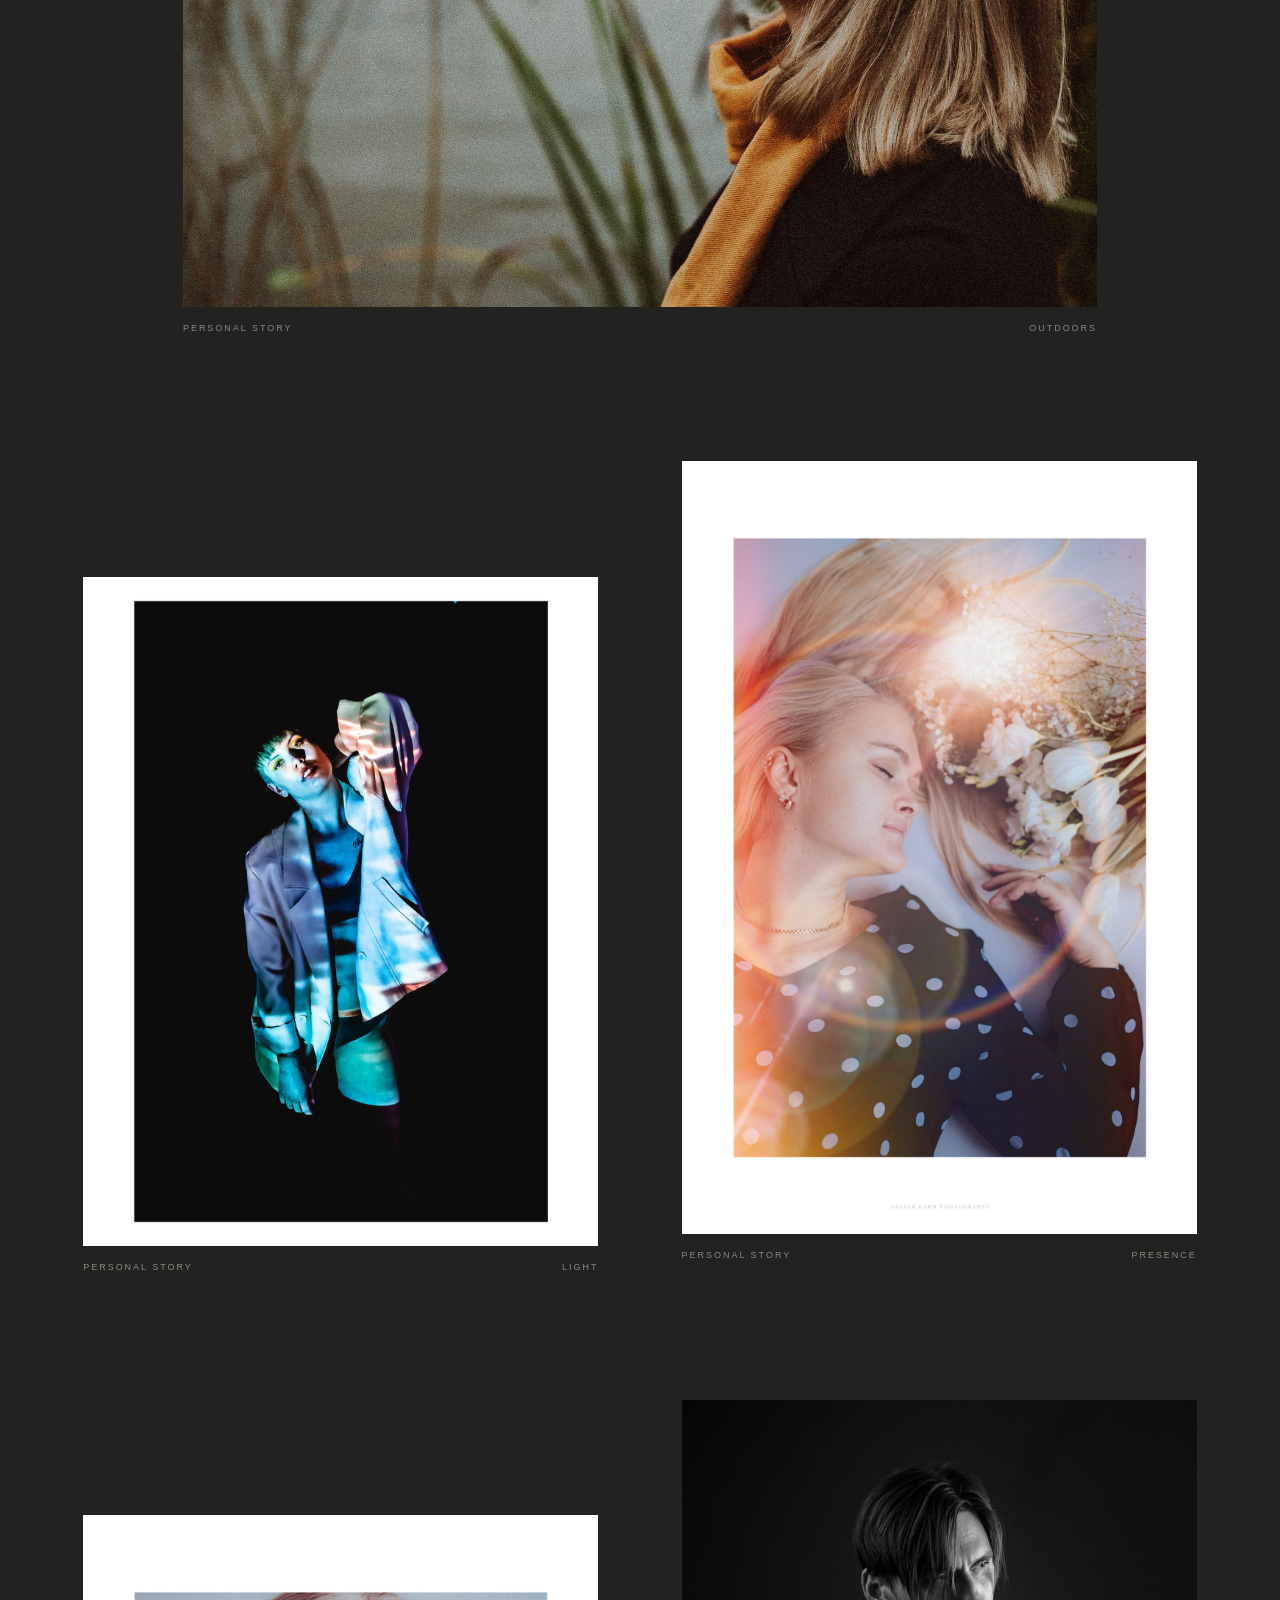
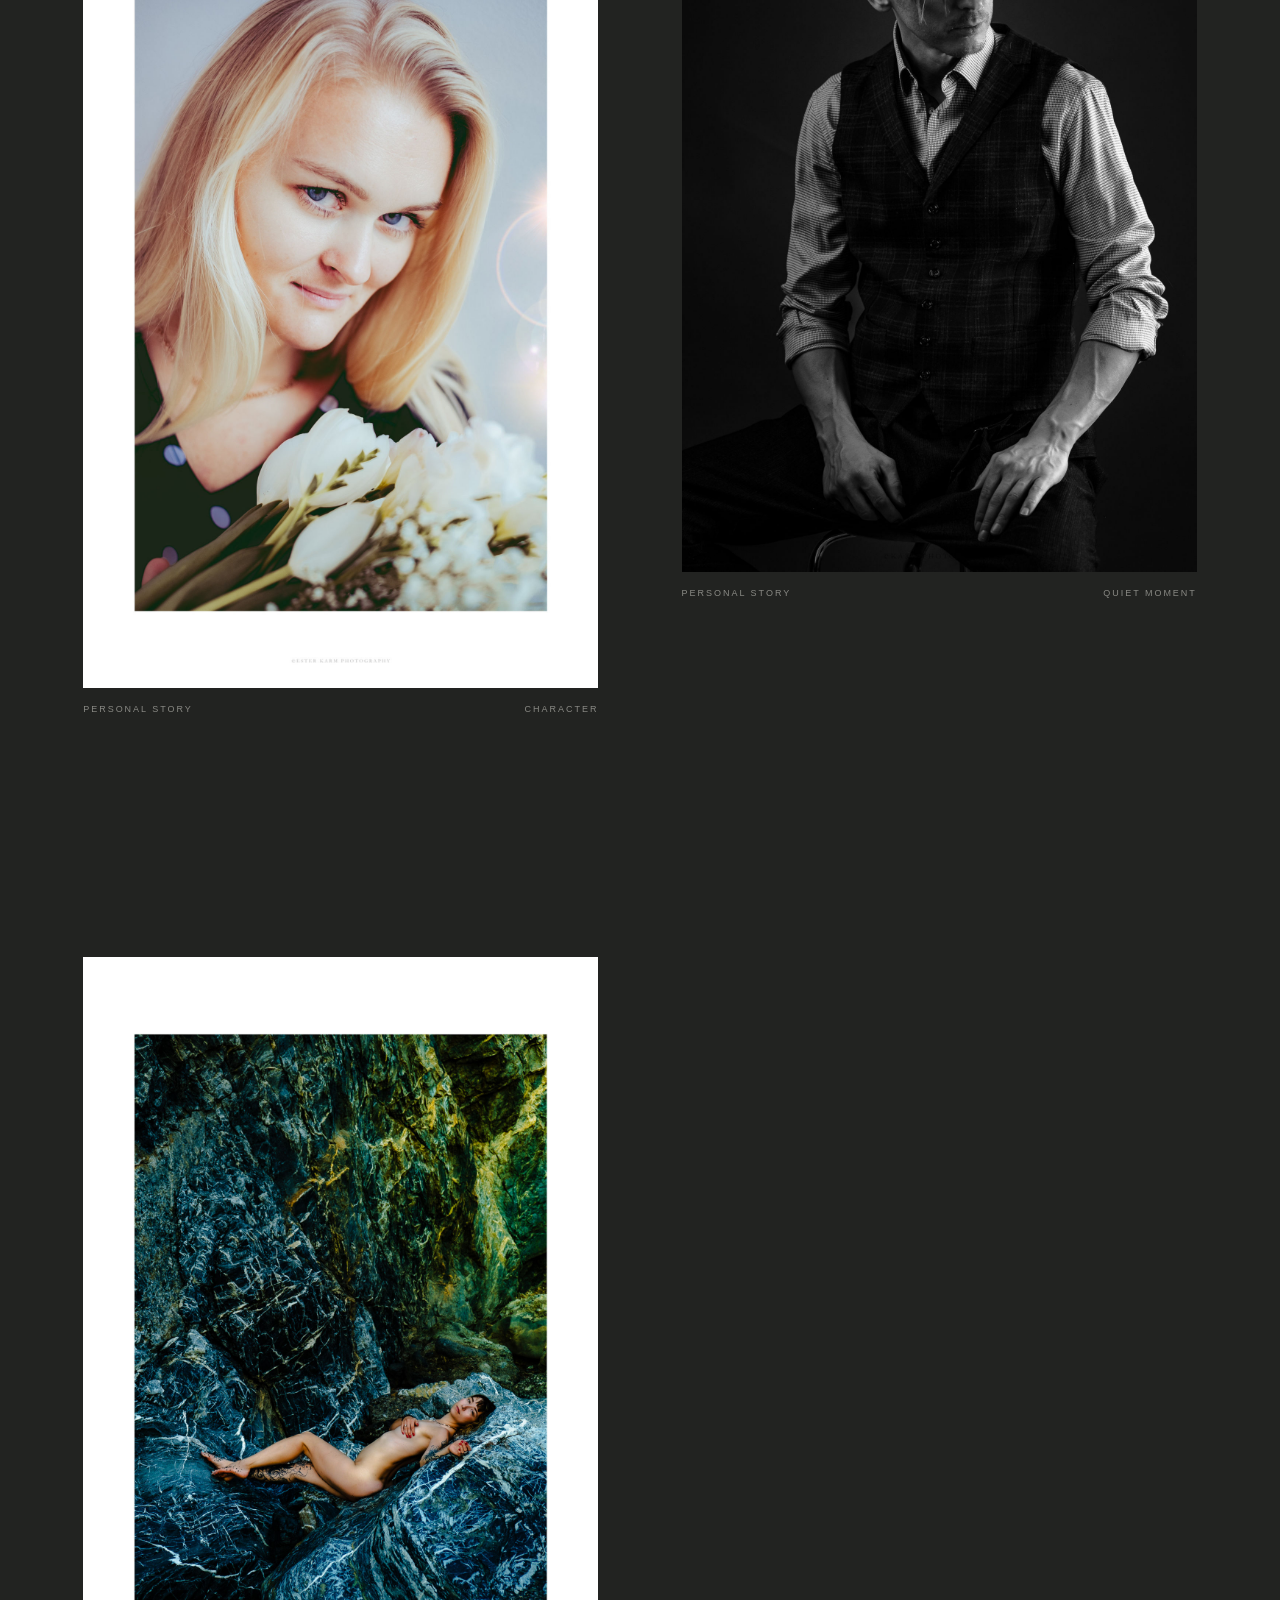
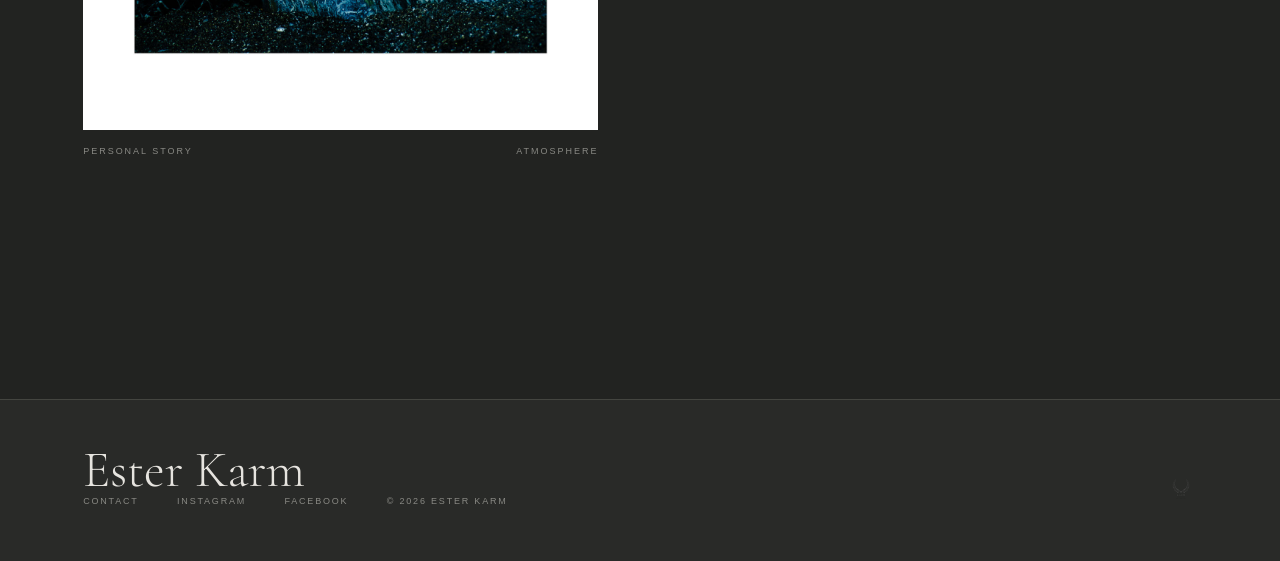
<file: portfolio.html>
<!doctype html>
<html lang="en">
<head>
  <meta charset="utf-8">
  <meta name="viewport" content="width=device-width, initial-scale=1">
  <script>document.documentElement.classList.add('js');</script>
  <title>Portfolio — Ester Karm Photography</title>
  <meta name="description" content="Selected portrait, family, wedding and personal story photography by Ester Karm.">
  <meta property="og:type" content="website">
  <meta property="og:title" content="Portfolio — Ester Karm Photography">
  <meta property="og:description" content="Selected portrait, family, wedding and personal story photography.">
  <meta property="og:image" content="assets/images/portrait-01.jpg">
  <meta name="theme-color" content="#ffffff">
  <link rel="icon" href="assets/images/logo-small.png">
  <link rel="preconnect" href="https://fonts.googleapis.com">
  <link rel="preconnect" href="https://fonts.gstatic.com" crossorigin>
  <link href="https://fonts.googleapis.com/css2?family=Cormorant+Garamond:ital,wght@0,300;0,400;1,300;1,400&amp;display=swap" rel="stylesheet">
  <link rel="stylesheet" href="assets/css/style.css">
  <script src="assets/js/main.js" defer></script>
</head>
<body>
  <a class="skip-link" href="#main">Skip to content</a>

  <header class="site-header">
    <div class="container header-inner">
      <a class="brand" href="index.html" aria-label="Ester Karm Photography, home">
        <img class="brand__mark" src="assets/images/logo.png" alt="">
        <span class="brand__text">Ester Karm<span>Photography</span></span>
      </a>

      <button class="nav-toggle" type="button" aria-label="Open menu" aria-expanded="false" aria-controls="site-navigation">
        <span></span><span></span><span></span>
      </button>

      <nav class="nav" id="site-navigation" aria-label="Main navigation">
        <a href="index.html">Home</a>
        <a href="portfolio.html" aria-current="page">Portfolio</a>
        <a href="about.html">About</a>
        <a href="services.html">Services</a>
        <a href="contact.html">Contact</a>
        <span class="nav__social">
          <a href="https://www.instagram.com/karmphotography_/" target="_blank" rel="noopener noreferrer">Instagram</a>
          <a href="https://www.facebook.com/esterkarmphotography" target="_blank" rel="noopener noreferrer">Facebook</a>
        </span>
      </nav>
    </div>
  </header>

  <main id="main">
    <section class="section container" aria-labelledby="portfolio-title">
      <div class="section-head reveal">
        <div>
          <span class="eyebrow">Portfolio</span>
          <h1 class="section-title" id="portfolio-title">Selected work</h1>
        </div>
        <p class="section-note">A quiet record of people as they are. Scroll slowly, and let the photographs speak.</p>
      </div>

      <div class="subnav reveal tone-alt" aria-label="Portfolio categories">
        <a href="#portraits">Portraits</a>
        <a href="#families">Families</a>
        <a href="#weddings">Weddings</a>
        <a href="#personal-stories">Personal stories</a>
      </div>

      <section class="portfolio-group" id="portraits" aria-labelledby="portraits-title">
        <div class="section-head reveal">
          <div>
            <span class="eyebrow">01</span>
            <h2 class="section-title" id="portraits-title">Portraits</h2>
          </div>
          <p class="section-note">Character, presence and the small expressions that make a person unmistakably themselves.</p>
        </div>

        <div class="gallery">
          <figure class="gallery__item reveal">
            <img src="assets/images/portrait-01.jpg" alt="Portrait photograph" width="1400" height="2100" loading="lazy">
            <figcaption class="gallery__caption"><span>Portrait</span><span>Natural light</span></figcaption>
          </figure>

          <figure class="gallery__item reveal">
            <img src="assets/images/portrait-02.jpg" alt="Portrait photograph" width="1200" height="1551" loading="lazy">
            <figcaption class="gallery__caption"><span>Portrait</span><span>Details</span></figcaption>
          </figure>

          <figure class="gallery__item reveal">
            <img src="assets/images/portrait-03.jpg" alt="Portrait photograph" width="1400" height="2100" loading="lazy">
            <figcaption class="gallery__caption"><span>Portrait</span><span>On location</span></figcaption>
          </figure>

          <figure class="gallery__item reveal">
            <img src="assets/images/portrait-04.jpg" alt="Portrait photograph" width="1400" height="1818" loading="lazy">
            <figcaption class="gallery__caption"><span>Portrait</span><span>Character</span></figcaption>
          </figure>

          <figure class="gallery__item reveal">
            <img src="assets/images/portrait-05.jpg" alt="Portrait photograph in natural light" width="1400" height="1815" loading="lazy">
            <figcaption class="gallery__caption"><span>Portrait</span><span>Outdoors</span></figcaption>
          </figure>

          <figure class="gallery__item reveal">
            <img src="assets/images/portrait-06.jpg" alt="Portrait photograph" width="1400" height="2100" loading="lazy">
            <figcaption class="gallery__caption"><span>Portrait</span><span>Quiet moment</span></figcaption>
          </figure>
        </div>
      </section>

      <section class="portfolio-group" id="families" aria-labelledby="families-title">
        <div class="section-head reveal">
          <div>
            <span class="eyebrow">02</span>
            <h2 class="section-title" id="families-title">Families</h2>
          </div>
          <p class="section-note">The everyday closeness that passes too quickly — held still for a moment.</p>
        </div>

        <div class="gallery">
          <figure class="gallery__item reveal">
            <img src="assets/images/family-01.jpg" alt="Family photograph" width="1400" height="2100" loading="lazy">
            <figcaption class="gallery__caption"><span>Family</span><span>Together</span></figcaption>
          </figure>

          <figure class="gallery__item gallery__item--wide reveal">
            <img src="assets/images/family-02.jpg" alt="Family photograph outdoors" width="1600" height="1067" loading="lazy">
            <figcaption class="gallery__caption"><span>Family</span><span>Outdoors</span></figcaption>
          </figure>
        </div>
      </section>

      <section class="portfolio-group" id="weddings" aria-labelledby="weddings-title">
        <div class="section-head reveal">
          <div>
            <span class="eyebrow">03</span>
            <h2 class="section-title" id="weddings-title">Weddings</h2>
          </div>
          <p class="section-note">The atmosphere of a day, and the people in it — observed rather than arranged.</p>
        </div>

        <div class="gallery">
          <figure class="gallery__item reveal">
            <img src="assets/images/wedding-01.jpg" alt="Wedding portrait" width="1400" height="2100" loading="lazy">
            <figcaption class="gallery__caption"><span>Wedding</span><span>Portrait</span></figcaption>
          </figure>

          <figure class="gallery__item gallery__item--wide reveal">
            <img src="assets/images/wedding-02.jpg" alt="Wedding photograph" width="1600" height="1067" loading="lazy">
            <figcaption class="gallery__caption"><span>Wedding</span><span>The day</span></figcaption>
          </figure>
        </div>
      </section>

      <section class="portfolio-group" id="personal-stories" aria-labelledby="personal-title">
        <div class="section-head reveal">
          <div>
            <span class="eyebrow">04</span>
            <h2 class="section-title" id="personal-title">Personal stories</h2>
          </div>
          <p class="section-note">Projects and personal work — an ongoing study of light, place and being oneself.</p>
        </div>

        <div class="gallery">
          <figure class="gallery__item gallery__item--wide reveal">
            <img src="assets/images/personal-01.jpg" alt="Personal story photograph" width="1600" height="1067" loading="lazy">
            <figcaption class="gallery__caption"><span>Personal story</span><span>Outdoors</span></figcaption>
          </figure>

          <figure class="gallery__item reveal">
            <img src="assets/images/personal-02.jpg" alt="Personal story photograph" width="1400" height="1818" loading="lazy">
            <figcaption class="gallery__caption"><span>Personal story</span><span>Light</span></figcaption>
          </figure>

          <figure class="gallery__item reveal">
            <img src="assets/images/personal-03.jpg" alt="Personal story portrait" width="1400" height="2100" loading="lazy">
            <figcaption class="gallery__caption"><span>Personal story</span><span>Presence</span></figcaption>
          </figure>

          <figure class="gallery__item reveal">
            <img src="assets/images/personal-04.jpg" alt="Personal story portrait" width="1400" height="2100" loading="lazy">
            <figcaption class="gallery__caption"><span>Personal story</span><span>Character</span></figcaption>
          </figure>

          <figure class="gallery__item reveal">
            <img src="assets/images/personal-05.jpg" alt="Personal story portrait" width="1400" height="2100" loading="lazy">
            <figcaption class="gallery__caption"><span>Personal story</span><span>Quiet moment</span></figcaption>
          </figure>

          <figure class="gallery__item reveal">
            <img src="assets/images/personal-06.jpg" alt="Personal story photograph" width="1400" height="2100" loading="lazy">
            <figcaption class="gallery__caption"><span>Personal story</span><span>Atmosphere</span></figcaption>
          </figure>
        </div>
      </section>
    </section>
  </main>

  <footer class="site-footer">
    <div class="container footer-inner">
      <div>
        <div class="footer-brand">Ester Karm</div>
        <div class="footer-meta">
          <a href="contact.html">Contact</a>
          <a href="https://www.instagram.com/karmphotography_/" target="_blank" rel="noopener noreferrer">Instagram</a>
          <a href="https://www.facebook.com/esterkarmphotography" target="_blank" rel="noopener noreferrer">Facebook</a>
          <span>© 2026 Ester Karm</span>
        </div>
      </div>
      <img class="footer-mark" src="assets/images/logo-small.png" alt="">
    </div>
  </footer>
</body>
</html>
</file>
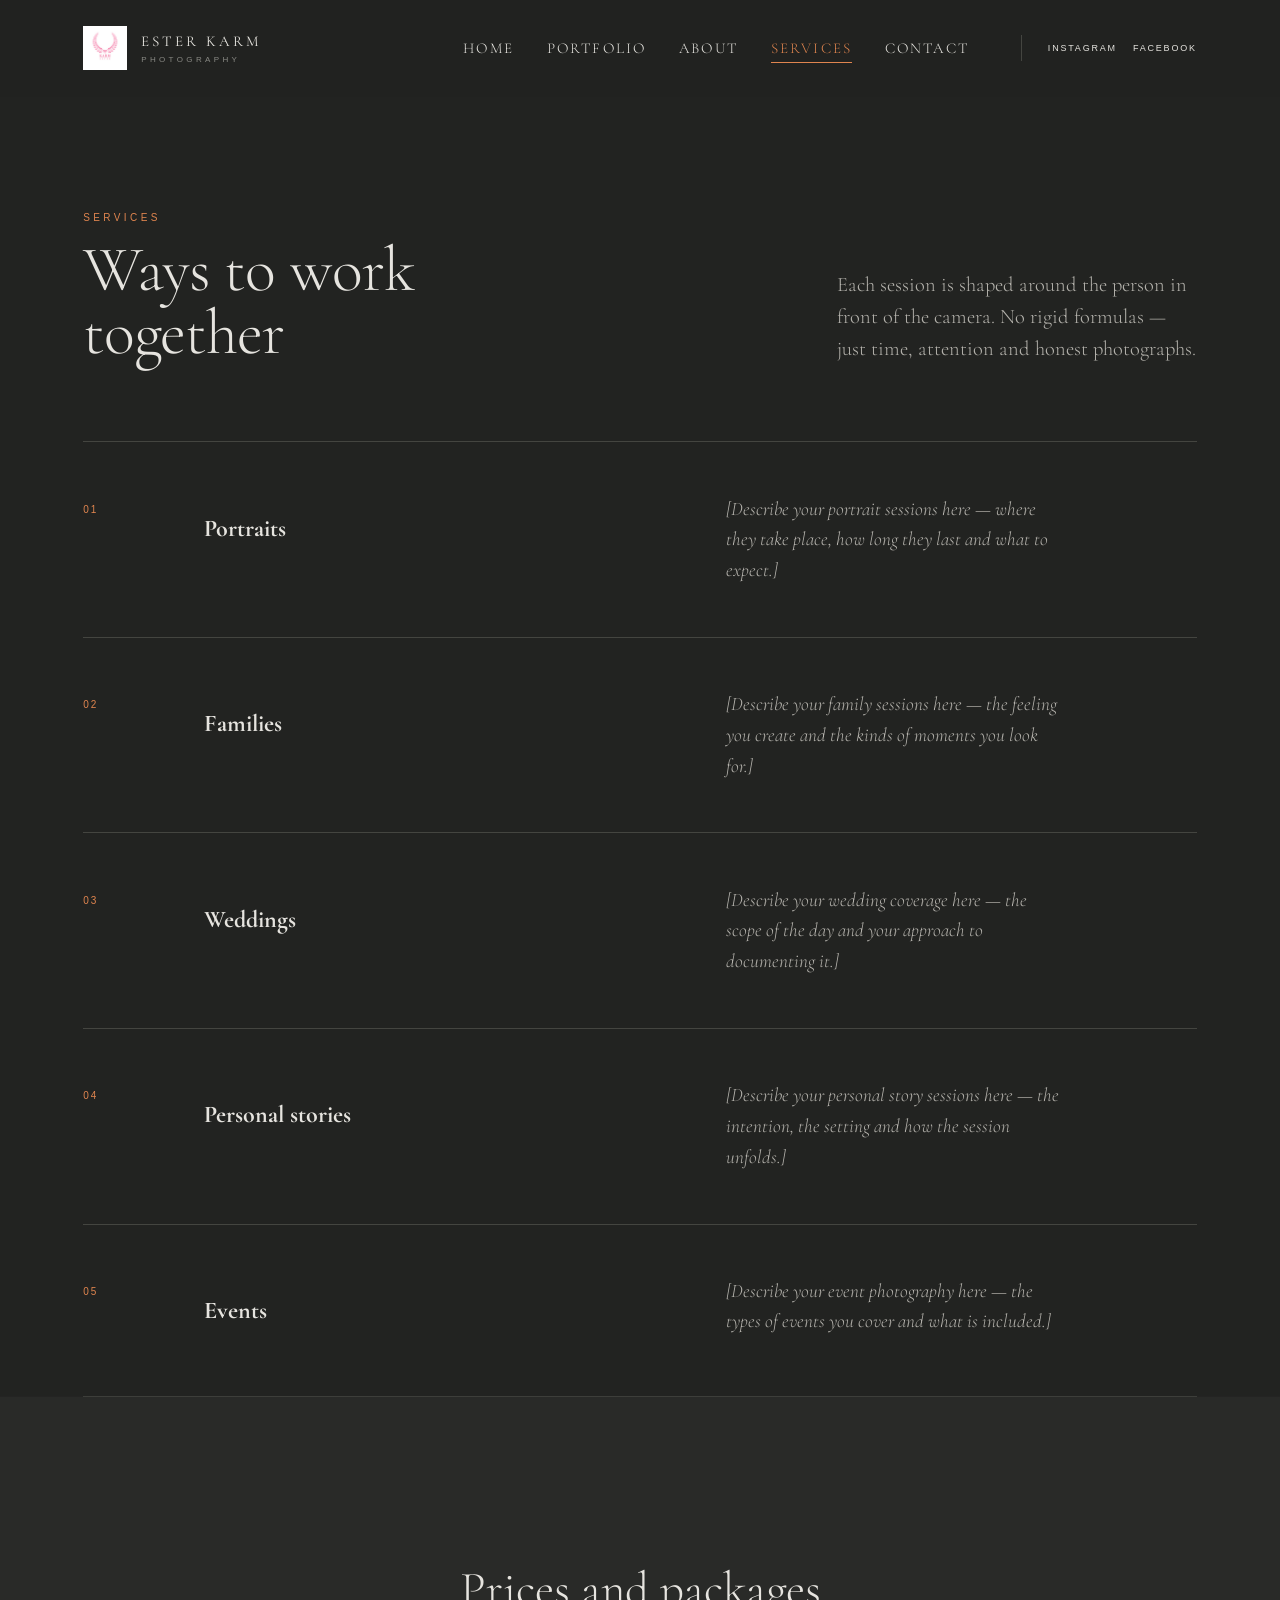
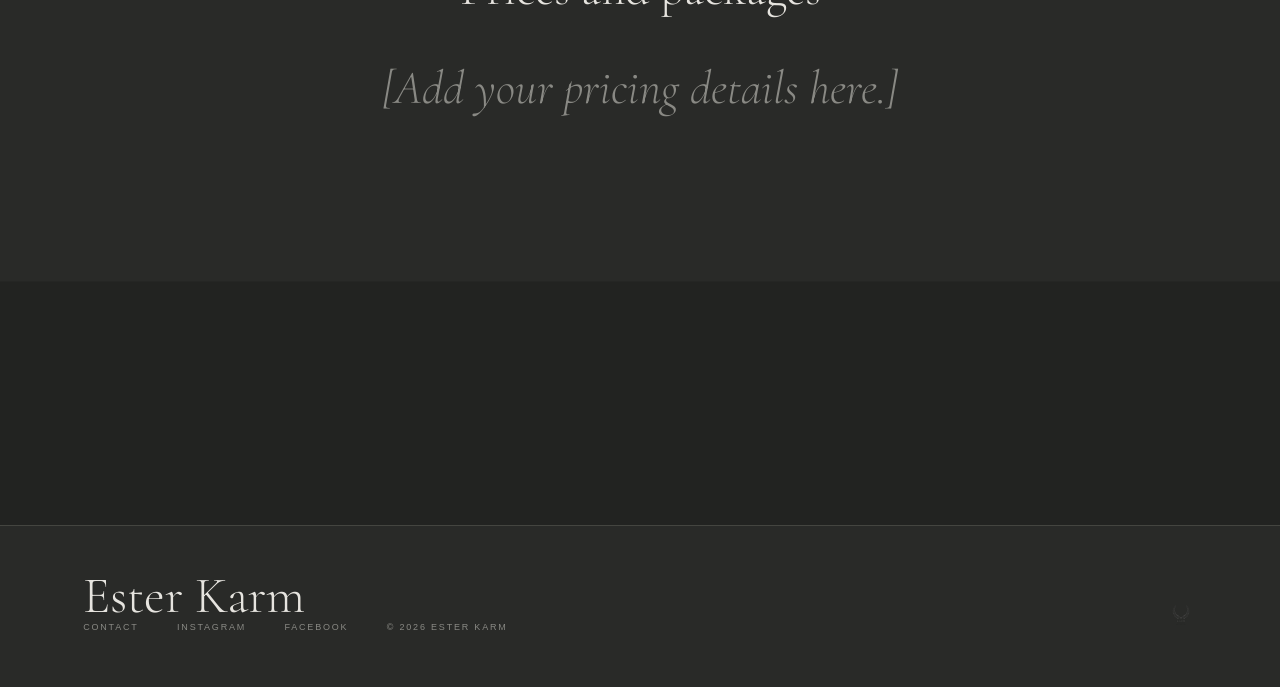
<file: services.html>
<!doctype html>
<html lang="en">
<head>
  <meta charset="utf-8">
  <meta name="viewport" content="width=device-width, initial-scale=1">
  <script>document.documentElement.classList.add('js');</script>
  <title>Services — Ester Karm Photography</title>
  <meta name="description" content="Portrait, family, wedding, personal story and event photography with Ester Karm. Session details are editable placeholders.">
  <meta property="og:type" content="website">
  <meta property="og:title" content="Services — Ester Karm Photography">
  <meta property="og:description" content="Portrait, family, wedding and personal story photography.">
  <meta property="og:image" content="assets/images/portrait-04.jpg">
  <meta name="theme-color" content="#ffffff">
  <link rel="icon" href="assets/images/logo-small.png">
  <link rel="preconnect" href="https://fonts.googleapis.com">
  <link rel="preconnect" href="https://fonts.gstatic.com" crossorigin>
  <link href="https://fonts.googleapis.com/css2?family=Cormorant+Garamond:ital,wght@0,300;0,400;1,300;1,400&amp;display=swap" rel="stylesheet">
  <link rel="stylesheet" href="assets/css/style.css">
  <script src="assets/js/main.js" defer></script>
</head>
<body>
  <a class="skip-link" href="#main">Skip to content</a>

  <header class="site-header">
    <div class="container header-inner">
      <a class="brand" href="index.html" aria-label="Ester Karm Photography, home">
        <img class="brand__mark" src="assets/images/logo.png" alt="">
        <span class="brand__text">Ester Karm<span>Photography</span></span>
      </a>

      <button class="nav-toggle" type="button" aria-label="Open menu" aria-expanded="false" aria-controls="site-navigation">
        <span></span><span></span><span></span>
      </button>

      <nav class="nav" id="site-navigation" aria-label="Main navigation">
        <a href="index.html">Home</a>
        <a href="portfolio.html">Portfolio</a>
        <a href="about.html">About</a>
        <a href="services.html" aria-current="page">Services</a>
        <a href="contact.html">Contact</a>
        <span class="nav__social">
          <a href="https://www.instagram.com/karmphotography_/" target="_blank" rel="noopener noreferrer">Instagram</a>
          <a href="https://www.facebook.com/esterkarmphotography" target="_blank" rel="noopener noreferrer">Facebook</a>
        </span>
      </nav>
    </div>
  </header>

  <main id="main">
    <section class="section container" aria-labelledby="services-title">
      <div class="section-head reveal">
        <div>
          <span class="eyebrow">Services</span>
          <h1 class="section-title" id="services-title">Ways to work together</h1>
        </div>
        <p class="section-note">Each session is shaped around the person in front of the camera. No rigid formulas — just time, attention and honest photographs.</p>
      </div>

      <div class="service-list reveal">
        <article class="service">
          <span class="service__num">01</span>
          <h2>Portraits</h2>
          <p class="placeholder">[Describe your portrait sessions here — where they take place, how long they last and what to expect.]</p>
        </article>

        <article class="service">
          <span class="service__num">02</span>
          <h2>Families</h2>
          <p class="placeholder">[Describe your family sessions here — the feeling you create and the kinds of moments you look for.]</p>
        </article>

        <article class="service">
          <span class="service__num">03</span>
          <h2>Weddings</h2>
          <p class="placeholder">[Describe your wedding coverage here — the scope of the day and your approach to documenting it.]</p>
        </article>

        <article class="service">
          <span class="service__num">04</span>
          <h2>Personal stories</h2>
          <p class="placeholder">[Describe your personal story sessions here — the intention, the setting and how the session unfolds.]</p>
        </article>

        <article class="service">
          <span class="service__num">05</span>
          <h2>Events</h2>
          <p class="placeholder">[Describe your event photography here — the types of events you cover and what is included.]</p>
        </article>
      </div>

      <div class="section reveal tone-alt" aria-label="Pricing placeholder">
        <p class="statement">Prices and packages
          <span class="statement-link"><span class="placeholder">[Add your pricing details here.]</span></span>
        </p>
      </div>
    </section>
  </main>

  <footer class="site-footer">
    <div class="container footer-inner">
      <div>
        <div class="footer-brand">Ester Karm</div>
        <div class="footer-meta">
          <a href="contact.html">Contact</a>
          <a href="https://www.instagram.com/karmphotography_/" target="_blank" rel="noopener noreferrer">Instagram</a>
          <a href="https://www.facebook.com/esterkarmphotography" target="_blank" rel="noopener noreferrer">Facebook</a>
          <span>© 2026 Ester Karm</span>
        </div>
      </div>
      <img class="footer-mark" src="assets/images/logo-small.png" alt="">
    </div>
  </footer>
</body>
</html>
</file>
<file: assets/css/style.css>
:root {
  color-scheme: dark;
  --paper: #222321;
  --paper-secondary: #292a28;
  --paper-alt: #30312f;
  --surface: #353633;
  --ink: #e6e4df;
  --ink-secondary: #b4b2ac;
  --muted: #898984;
  --line: #444540;
  --accent: #e0854f;
  --serif: "Cormorant Garamond", Georgia, "Times New Roman", serif;
  --sans: "Helvetica Neue", Helvetica, Arial, sans-serif;
  --gutter: clamp(22px, 6.5vw, 100px);
  --max: 1560px;
  --ease: cubic-bezier(0.14, 0.4, 0.09, 0.99);
}

*,
*::before,
*::after {
  box-sizing: border-box;
}

html {
  scroll-behavior: smooth;
}

body {
  margin: 0;
  background: var(--paper);
  color: var(--ink);
  font-family: var(--serif);
  font-weight: 300;
  -webkit-font-smoothing: antialiased;
  text-rendering: optimizeLegibility;
}

img {
  display: block;
  max-width: 100%;
  height: auto;
}

a {
  color: inherit;
  text-decoration: none;
}

button {
  font: inherit;
  color: inherit;
}

::selection {
  background: var(--accent);
  color: var(--paper);
}

:focus-visible {
  outline: 1px solid var(--accent);
  outline-offset: 5px;
}

.container {
  width: min(100% - (var(--gutter) * 2), var(--max));
  margin-inline: auto;
}

.tone-alt,
.tone-raised {
  position: relative;
  background: var(--paper-secondary);
  box-shadow: 0 0 0 100vmax var(--paper-secondary);
  clip-path: inset(0 -100vmax);
}

.tone-raised {
  background: var(--paper-alt);
  box-shadow: 0 0 0 100vmax var(--paper-alt);
}

.skip-link {
  position: absolute;
  left: -9999px;
  top: 0;
  z-index: 100;
  padding: 12px 18px;
  background: var(--ink);
  color: var(--paper);
  font-family: var(--sans);
  font-size: 11px;
  letter-spacing: 0.18em;
  text-transform: uppercase;
}

.skip-link:focus {
  left: 12px;
  top: 12px;
}

/* Header */

.site-header {
  position: sticky;
  top: 0;
  z-index: 50;
  background: rgba(34, 35, 33, 0.92);
  backdrop-filter: blur(10px);
  -webkit-backdrop-filter: blur(10px);
  border-bottom: 1px solid transparent;
  transition: border-color 0.4s ease;
}

.site-header.is-scrolled {
  border-bottom-color: var(--line);
}

.header-inner {
  display: flex;
  align-items: center;
  justify-content: space-between;
  gap: 30px;
  min-height: 96px;
}

.brand {
  display: inline-flex;
  align-items: center;
  gap: 14px;
  flex-shrink: 0;
}

.brand__mark {
  width: 44px;
  height: 44px;
  object-fit: contain;
}

.brand__text {
  font-size: 15px;
  font-weight: 400;
  letter-spacing: 0.2em;
  text-transform: uppercase;
  line-height: 1.2;
  white-space: nowrap;
}

.brand__text span {
  display: block;
  margin-top: 5px;
  font-family: var(--sans);
  font-size: 8px;
  font-weight: 400;
  letter-spacing: 0.42em;
  color: var(--muted);
}

.nav {
  display: flex;
  align-items: center;
  gap: clamp(18px, 2.6vw, 44px);
}

.nav a {
  font-size: 15px;
  letter-spacing: 0.14em;
  text-transform: uppercase;
  position: relative;
  padding-block: 8px;
  white-space: nowrap;
  transition: color 0.35s ease;
}

.nav a::after {
  content: "";
  position: absolute;
  left: 0;
  bottom: 2px;
  width: 100%;
  height: 1px;
  background: var(--accent);
  transform: scaleX(0);
  transform-origin: left center;
  transition: transform 0.5s var(--ease);
}

.nav a:hover,
.nav a[aria-current="page"] {
  color: var(--accent);
}

.nav a:hover::after,
.nav a[aria-current="page"]::after {
  transform: scaleX(1);
}

.nav__social {
  display: flex;
  gap: 16px;
  margin-left: clamp(6px, 1.5vw, 22px);
  padding-left: clamp(14px, 2vw, 28px);
  border-left: 1px solid var(--line);
}

.nav__social a {
  font-family: var(--sans);
  font-size: 9px;
  letter-spacing: 0.2em;
}

.nav-toggle {
  display: none;
  width: 42px;
  height: 42px;
  padding: 0;
  border: 0;
  background: none;
  cursor: pointer;
  position: relative;
}

.nav-toggle span {
  position: absolute;
  left: 9px;
  width: 24px;
  height: 1px;
  background: var(--ink);
  transition: transform 0.35s ease, opacity 0.35s ease;
}

.nav-toggle span:nth-child(1) { top: 15px; }
.nav-toggle span:nth-child(2) { top: 21px; }
.nav-toggle span:nth-child(3) { top: 27px; }

.nav-toggle[aria-expanded="true"] span:nth-child(1) {
  transform: translateY(6px) rotate(45deg);
}

.nav-toggle[aria-expanded="true"] span:nth-child(2) {
  opacity: 0;
}

.nav-toggle[aria-expanded="true"] span:nth-child(3) {
  transform: translateY(-6px) rotate(-45deg);
}

/* Shared typography */

.eyebrow {
  display: block;
  font-family: var(--sans);
  font-size: 10px;
  font-weight: 400;
  letter-spacing: 0.34em;
  text-transform: uppercase;
  color: var(--accent);
}

.section-title {
  margin: 16px 0 0;
  font-size: clamp(2.6rem, 5vw, 5.6rem);
  font-weight: 300;
  line-height: 0.98;
  letter-spacing: -0.015em;
}

.text-link {
  display: inline-flex;
  align-items: center;
  gap: 14px;
  padding-bottom: 9px;
  border-bottom: 1px solid var(--ink-secondary);
  font-family: var(--sans);
  font-size: 10px;
  letter-spacing: 0.28em;
  text-transform: uppercase;
  transition: color 0.35s ease, border-color 0.35s ease;
}

.text-link::after {
  content: "↗";
  font-size: 13px;
  line-height: 1;
}

.text-link:hover {
  color: var(--accent);
  border-color: var(--accent);
}

.section {
  padding-block: clamp(70px, 9vw, 140px);
}

.section--tight {
  padding-top: 0;
}

.section-head {
  display: grid;
  grid-template-columns: 1fr 1fr;
  gap: clamp(30px, 6vw, 90px);
  align-items: end;
  margin-bottom: clamp(45px, 6vw, 85px);
}

.section-note {
  justify-self: end;
  max-width: 36ch;
  margin: 0;
  font-size: clamp(18px, 1.6vw, 23px);
  line-height: 1.55;
  color: var(--ink-secondary);
}

.statement {
  max-width: 1100px;
  margin-inline: auto;
  font-size: clamp(26px, 3.7vw, 54px);
  line-height: 1.28;
  font-weight: 300;
  text-align: center;
}

.statement em {
  font-style: italic;
  color: var(--accent);
}

.statement-link {
  display: block;
  margin-top: clamp(28px, 3vw, 44px);
}

.js .reveal {
  opacity: 0;
  transform: translateY(18px);
  transition: opacity 1s ease, transform 1s var(--ease);
}

.js .reveal.is-visible {
  opacity: 1;
  transform: none;
}

/* Home */

.hero {
  padding-top: clamp(35px, 5vw, 80px);
  padding-bottom: clamp(70px, 9vw, 140px);
}

.hero__grid {
  display: grid;
  grid-template-columns: minmax(0, 1.05fr) minmax(0, 0.95fr);
  gap: clamp(40px, 7vw, 130px);
  align-items: center;
}

.hero__figure {
  margin: 0;
}

.hero__figure img {
  width: 100%;
  aspect-ratio: 2 / 3;
  object-fit: cover;
}

.hero h1 {
  margin: 24px 0 0;
  font-size: clamp(3.6rem, 7.8vw, 9rem);
  font-weight: 300;
  line-height: 0.84;
  letter-spacing: -0.025em;
}

.hero h1 span {
  display: block;
  margin-top: 30px;
  font-family: var(--sans);
  font-size: clamp(10px, 1.05vw, 14px);
  font-weight: 400;
  letter-spacing: 0.5em;
  color: var(--accent);
}

.hero__intro {
  max-width: 31ch;
  margin: clamp(32px, 4vw, 54px) 0 clamp(28px, 3vw, 40px);
  font-size: clamp(20px, 2vw, 28px);
  line-height: 1.5;
}

.pair {
  display: grid;
  grid-template-columns: repeat(12, minmax(0, 1fr));
  gap: var(--gutter);
  align-items: start;
}

.pair__a {
  grid-column: 1 / span 7;
}

.pair__b {
  grid-column: 9 / span 4;
  margin-top: clamp(60px, 12vw, 190px);
}

.pair figure {
  margin: 0;
}

.pair img {
  width: 100%;
  object-fit: cover;
}

.pair__a img { aspect-ratio: 2 / 3; }
.pair__b img { aspect-ratio: 4 / 5; }

.wide-figure {
  margin: clamp(80px, 11vw, 170px) 0 0;
}

.wide-figure img {
  width: 100%;
  aspect-ratio: 3 / 2;
  object-fit: cover;
}

.figure-caption {
  margin-top: 15px;
  font-family: var(--sans);
  font-size: 9px;
  letter-spacing: 0.24em;
  text-transform: uppercase;
  color: var(--muted);
}

.category-list {
  display: grid;
  grid-template-columns: repeat(2, minmax(0, 1fr));
  gap: clamp(45px, 7vw, 120px);
}

.category img {
  width: 100%;
  aspect-ratio: 2 / 3;
  object-fit: cover;
  transition: transform 1.8s var(--ease);
}

.category:hover img {
  transform: scale(1.035);
}

.category__label {
  display: flex;
  justify-content: space-between;
  align-items: baseline;
  gap: 20px;
  margin-top: 18px;
  font-size: clamp(22px, 2.2vw, 32px);
  font-weight: 300;
  transition: color 0.35s ease;
}

.category:hover .category__label {
  color: var(--accent);
}

.category__label span {
  font-family: var(--sans);
  font-size: 9px;
  letter-spacing: 0.24em;
  text-transform: uppercase;
  color: var(--muted);
}

/* Portfolio */

.subnav {
  display: flex;
  flex-wrap: wrap;
  gap: clamp(20px, 3vw, 44px);
  padding-block: 22px;
  border-top: 1px solid var(--line);
  border-bottom: 1px solid var(--line);
  margin-bottom: clamp(60px, 8vw, 110px);
}

.subnav a {
  font-family: var(--sans);
  font-size: 10px;
  letter-spacing: 0.24em;
  text-transform: uppercase;
  color: var(--muted);
  transition: color 0.3s ease;
}

.subnav a:hover {
  color: var(--accent);
}

.portfolio-group {
  scroll-margin-top: 120px;
}

.portfolio-group + .portfolio-group {
  margin-top: clamp(110px, 15vw, 220px);
}

.gallery {
  display: grid;
  grid-template-columns: repeat(12, minmax(0, 1fr));
  column-gap: var(--gutter);
  row-gap: clamp(80px, 10vw, 150px);
}

.gallery__item {
  grid-column: span 6;
  margin: 0;
}

.gallery__item:nth-child(even) {
  margin-top: clamp(50px, 9vw, 130px);
}

.gallery__item--wide {
  grid-column: 2 / span 10;
}

.gallery__item--wide:nth-child(even) {
  margin-top: 0;
}

.gallery__item img {
  width: 100%;
}

.gallery__caption {
  display: flex;
  justify-content: space-between;
  gap: 18px;
  margin-top: 16px;
  font-family: var(--sans);
  font-size: 9px;
  letter-spacing: 0.22em;
  text-transform: uppercase;
  color: var(--muted);
}

/* About */

.about-grid {
  display: grid;
  grid-template-columns: minmax(0, 0.9fr) minmax(0, 1.1fr);
  gap: clamp(50px, 9vw, 150px);
  align-items: start;
}

.about-grid figure {
  margin: 0;
}

.about-grid img {
  width: 100%;
  aspect-ratio: 2 / 3;
  object-fit: cover;
}

.about-copy p {
  margin: 0 0 1.35em;
  font-size: clamp(20px, 1.9vw, 27px);
  line-height: 1.55;
}

.placeholder {
  color: var(--muted);
  font-style: italic;
}

/* Services */

.service-list {
  border-top: 1px solid var(--line);
}

.service {
  display: grid;
  grid-template-columns: 70px minmax(0, 1fr) minmax(0, 1fr);
  gap: clamp(20px, 4vw, 60px);
  padding-block: clamp(32px, 4vw, 58px);
  border-bottom: 1px solid var(--line);
}

.service__num {
  padding-top: 10px;
  font-family: var(--sans);
  font-size: 10px;
  letter-spacing: 0.2em;
  color: var(--accent);
}

.service h3 {
  margin: 0;
  font-size: clamp(28px, 3.2vw, 46px);
  font-weight: 300;
  line-height: 1.05;
}

.service p {
  margin: 0;
  max-width: 42ch;
  font-size: clamp(17px, 1.5vw, 20px);
  line-height: 1.6;
  color: var(--ink-secondary);
}

/* Contact */

.contact-grid {
  display: grid;
  grid-template-columns: minmax(0, 1.1fr) minmax(0, 0.9fr);
  gap: clamp(50px, 9vw, 150px);
  align-items: start;
}

.contact-lead {
  margin: 0;
  font-size: clamp(34px, 4.6vw, 68px);
  font-weight: 300;
  line-height: 1.14;
  letter-spacing: -0.015em;
}

.contact-details {
  display: grid;
  gap: clamp(24px, 3vw, 38px);
}

.detail {
  padding-top: 17px;
  border-top: 1px solid var(--line);
}

.detail__label {
  font-family: var(--sans);
  font-size: 9px;
  letter-spacing: 0.26em;
  text-transform: uppercase;
  color: var(--muted);
}

.detail__value {
  display: inline-block;
  margin-top: 9px;
  font-size: clamp(21px, 2.1vw, 30px);
  font-weight: 300;
  line-height: 1.3;
  transition: color 0.3s ease;
}

a.detail__value:hover {
  color: var(--accent);
}

.detail__value + .detail__value {
  margin-left: 24px;
}

/* Footer */

.site-footer {
  margin-top: clamp(80px, 10vw, 150px);
  padding-block: 45px 55px;
  background: var(--paper-secondary);
  border-top: 1px solid var(--line);
}

.footer-inner {
  display: flex;
  align-items: flex-end;
  justify-content: space-between;
  gap: 40px;
  flex-wrap: wrap;
}

.footer-brand {
  font-size: clamp(30px, 4vw, 54px);
  font-weight: 300;
  line-height: 1;
}

.footer-meta {
  display: flex;
  flex-wrap: wrap;
  gap: clamp(18px, 3vw, 40px);
  font-family: var(--sans);
  font-size: 9px;
  letter-spacing: 0.2em;
  text-transform: uppercase;
  color: var(--muted);
}

.footer-meta a:hover {
  color: var(--accent);
}

.footer-mark {
  width: 32px;
  height: 32px;
  object-fit: contain;
  opacity: 0.65;
}

/* Responsive */

@media (max-width: 1000px) {
  .nav {
    gap: 18px;
  }

  .nav a {
    font-size: 13px;
  }
}

@media (max-width: 900px) {
  :root {
    --gutter: 34px;
  }

  .header-inner {
    min-height: 70px;
  }

  .brand__mark {
    width: 34px;
    height: 34px;
  }

  .brand__text {
    font-size: 11px;
    letter-spacing: 0.16em;
  }

  .brand__text span {
    margin-top: 4px;
    font-size: 7px;
    letter-spacing: 0.34em;
  }

  .nav-toggle {
    display: block;
    width: 40px;
    height: 40px;
    color: var(--ink);
    transition: color 0.3s ease;
  }

  .nav-toggle span {
    left: 9px;
    width: 22px;
    background: currentColor;
  }

  .nav-toggle span:nth-child(1) { top: 13px; }
  .nav-toggle span:nth-child(2) { top: 19px; }
  .nav-toggle span:nth-child(3) { top: 25px; }

  .nav-toggle[aria-expanded="true"] {
    color: var(--accent);
  }

  .nav {
    position: absolute;
    top: 100%;
    left: 0;
    right: 0;
    display: flex;
    flex-direction: column;
    align-items: stretch;
    gap: 0;
    padding: 8px var(--gutter) 26px;
    background: var(--paper-secondary);
    border-bottom: 1px solid var(--line);
    opacity: 0;
    visibility: hidden;
    transform: translateY(-8px);
    transition: opacity 0.32s ease, transform 0.32s var(--ease), visibility 0.32s;
  }

  .nav.is-open {
    opacity: 1;
    visibility: visible;
    transform: none;
  }

  .nav a {
    display: flex;
    align-items: center;
    min-height: 44px;
    padding: 10px 0;
    border-bottom: 1px solid var(--line);
    font-size: 17px;
    letter-spacing: 0.16em;
  }

  .nav a::after {
    bottom: -1px;
  }

  .nav__social {
    gap: 24px;
    width: 100%;
    margin: 18px 0 0;
    padding: 16px 0 0;
    border-top: 1px solid var(--ink);
    border-left: 0;
  }

  .nav__social a {
    min-height: 0;
    padding: 0;
    border: 0;
    font-size: 9px;
  }

  .nav__social a::after {
    display: none;
  }

  .hero__grid,
  .about-grid,
  .contact-grid {
    grid-template-columns: 1fr;
  }

  .hero {
    padding-top: 28px;
    padding-bottom: 58px;
  }

  .hero__grid {
    gap: clamp(36px, 7vw, 60px);
  }

  .hero h1 {
    margin-top: 18px;
    font-size: clamp(3.4rem, 10vw, 5.6rem);
    line-height: 0.88;
  }

  .hero h1 span {
    margin-top: 20px;
    letter-spacing: 0.44em;
  }

  .hero__intro {
    max-width: 34ch;
    margin: 28px 0 26px;
    font-size: 19px;
    line-height: 1.45;
  }

  .section {
    padding-block: 62px;
  }

  .section--tight {
    padding-top: 0;
  }

  .section-head {
    grid-template-columns: 1fr;
    gap: 16px;
    margin-bottom: 34px;
  }

  .section-note {
    justify-self: start;
    font-size: 17px;
    line-height: 1.5;
  }

  .statement {
    font-size: clamp(24px, 4vw, 36px);
    line-height: 1.32;
    text-align: left;
  }

  .statement-link {
    margin-top: 24px;
  }

  .pair__a,
  .pair__b {
    grid-column: 1 / -1;
  }

  .pair__b {
    margin-top: 44px;
  }

  .wide-figure {
    margin-top: 58px;
  }

  .category-list {
    gap: 40px;
  }

  .subnav {
    gap: 8px 22px;
    padding-block: 16px;
    margin-bottom: 40px;
  }

  .subnav a {
    display: inline-flex;
    align-items: center;
    min-height: 30px;
  }

  .portfolio-group + .portfolio-group {
    margin-top: 80px;
  }

  .gallery {
    row-gap: 60px;
  }

  .gallery__item,
  .gallery__item--wide {
    grid-column: 1 / -1;
  }

  .gallery__item:nth-child(even) {
    margin-top: 0;
  }

  .about-grid,
  .contact-grid {
    gap: 40px;
  }

  .about-copy p {
    font-size: 19px;
    line-height: 1.5;
  }

  .service {
    grid-template-columns: 44px minmax(0, 1fr);
    gap: 18px;
    padding-block: 28px;
  }

  .service p {
    grid-column: 2;
  }

  .site-footer {
    margin-top: 70px;
    padding-block: 38px 44px;
  }
}

@media (min-width: 601px) and (max-width: 900px) {
  .gallery {
    grid-template-columns: repeat(2, minmax(0, 1fr));
    column-gap: var(--gutter);
    row-gap: 70px;
  }

  .gallery__item,
  .gallery__item--wide {
    grid-column: auto;
  }

  .gallery__item:nth-child(even) {
    margin-top: 46px;
  }

  .gallery__item--wide {
    grid-column: 1 / -1;
  }

  .gallery__item--wide:nth-child(even) {
    margin-top: 0;
  }
}

@media (max-width: 600px) {
  :root {
    --gutter: 22px;
  }

  .header-inner {
    min-height: 64px;
  }

  .brand__mark {
    width: 30px;
    height: 30px;
  }

  .brand__text {
    font-size: 10px;
    letter-spacing: 0.14em;
  }

  .brand__text span {
    font-size: 6.5px;
    letter-spacing: 0.3em;
  }

  .section {
    padding-block: 50px;
  }

  .section-head {
    gap: 12px;
    margin-bottom: 26px;
    padding-top: 16px;
    border-top: 1px solid var(--line);
  }

  .section-title {
    margin-top: 10px;
    font-size: clamp(2.15rem, 9vw, 2.6rem);
    line-height: 1;
  }

  .eyebrow {
    font-size: 9px;
    letter-spacing: 0.3em;
  }

  .section-note {
    font-size: 16px;
    line-height: 1.48;
  }

  .statement {
    font-size: clamp(23px, 7vw, 27px);
  }

  .hero {
    padding-top: 22px;
    padding-bottom: 48px;
  }

  .hero__grid {
    gap: 34px;
  }

  .hero h1 {
    margin-top: 14px;
    font-size: clamp(3rem, 13vw, 3.6rem);
    line-height: 0.9;
    letter-spacing: -0.02em;
  }

  .hero h1 span {
    margin-top: 16px;
    font-size: 9px;
    letter-spacing: 0.42em;
  }

  .hero__intro {
    margin: 22px 0;
    font-size: 18px;
    line-height: 1.45;
  }

  .figure-caption {
    margin-top: 11px;
    font-size: 8px;
    letter-spacing: 0.2em;
  }

  .pair__b {
    margin-top: 34px;
  }

  .wide-figure {
    margin-top: 46px;
  }

  .category-list {
    grid-template-columns: 1fr;
    gap: 42px;
  }

  .category:nth-child(even) img {
    aspect-ratio: 3 / 4;
  }

  .category__label {
    margin-top: 13px;
    font-size: 21px;
  }

  .subnav {
    gap: 4px 18px;
    padding-block: 13px;
    margin-bottom: 30px;
  }

  .subnav a {
    font-size: 9px;
    letter-spacing: 0.18em;
  }

  .portfolio-group + .portfolio-group {
    margin-top: 66px;
  }

  .gallery {
    row-gap: 46px;
  }

  .gallery__caption {
    gap: 12px;
    margin-top: 11px;
    font-size: 8px;
    letter-spacing: 0.18em;
  }

  .about-grid,
  .contact-grid {
    gap: 30px;
  }

  .about-copy p {
    margin-bottom: 1.15em;
    font-size: 18px;
    line-height: 1.48;
  }

  .service {
    gap: 14px;
    padding-block: 22px;
  }

  .service h3 {
    font-size: 26px;
  }

  .service p {
    font-size: 16px;
    line-height: 1.52;
  }

  .service__num {
    padding-top: 6px;
  }

  .contact-lead {
    font-size: clamp(28px, 8vw, 32px);
    line-height: 1.16;
  }

  .contact-details {
    gap: 20px;
  }

  .detail {
    padding-top: 13px;
  }

  .detail__label {
    font-size: 8px;
    letter-spacing: 0.22em;
  }

  .detail__value {
    margin-top: 7px;
    font-size: 19px;
  }

  .detail__value + .detail__value {
    margin-left: 18px;
  }

  .site-footer {
    margin-top: 54px;
    padding-block: 32px 38px;
  }

  .footer-brand {
    font-size: 26px;
  }

  .footer-meta {
    gap: 10px 16px;
    font-size: 8px;
    letter-spacing: 0.16em;
  }

  .footer-inner {
    align-items: flex-start;
  }
}

@media (prefers-reduced-motion: reduce) {
  html {
    scroll-behavior: auto;
  }

  *,
  *::before,
  *::after {
    transition-duration: 0.01ms !important;
    animation-duration: 0.01ms !important;
  }

  .js .reveal {
    opacity: 1;
    transform: none;
  }
}
</file>
